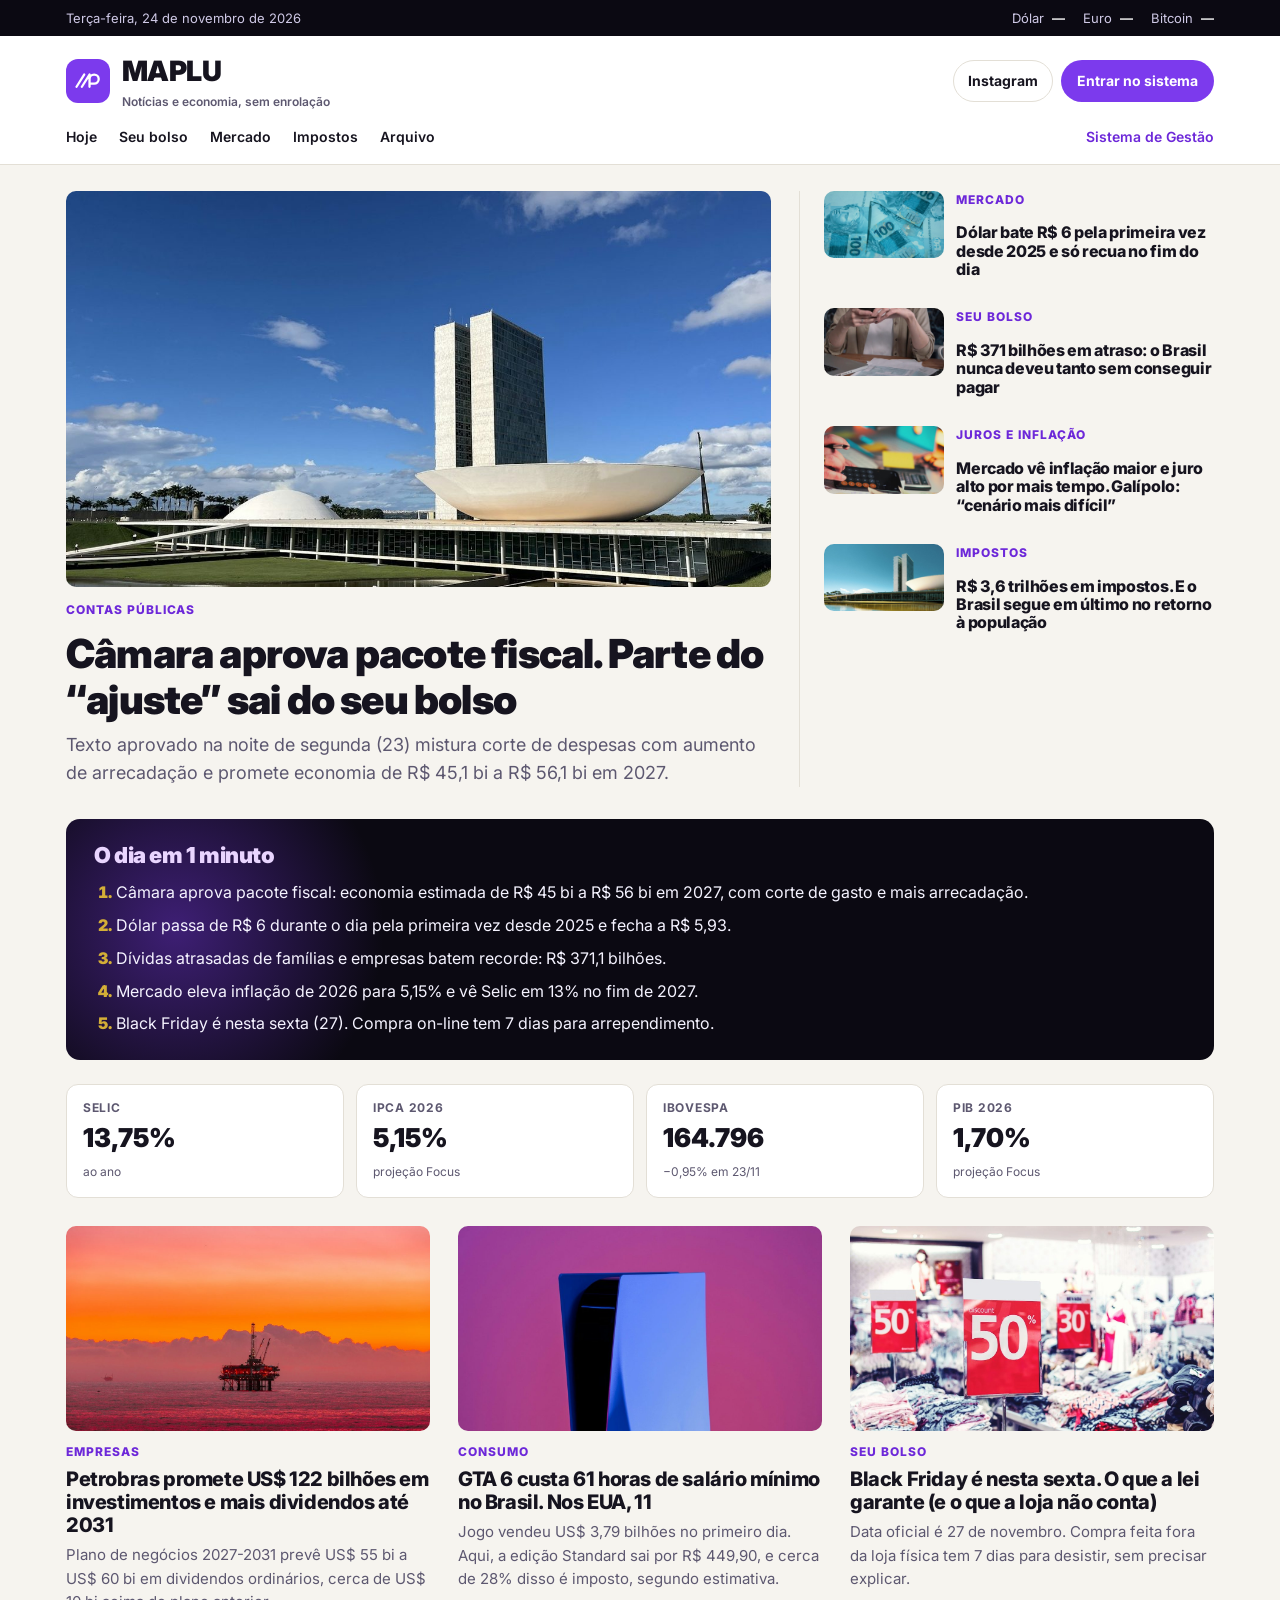
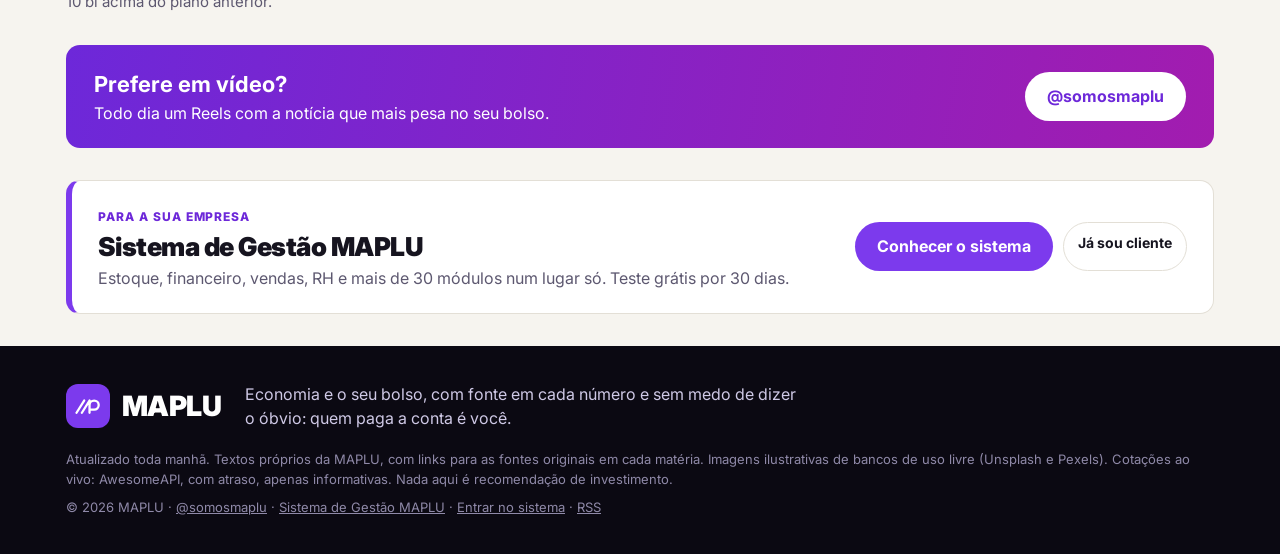
<file: index.html>
<!doctype html><html lang="pt-BR"><head><meta charset="utf-8">
<meta name="viewport" content="width=device-width,initial-scale=1">
<title>MAPLU | Economia e o seu bolso, todo dia</title><meta name="description" content="As notícias de economia que mexem no seu bolso, explicadas sem enrolação. Atualizado toda manhã.">
<link rel="canonical" href="https://somosmaplu.com.br/">
<meta property="og:title" content="MAPLU | Economia e o seu bolso, todo dia"><meta property="og:description" content="As notícias de economia que mexem no seu bolso, explicadas sem enrolação. Atualizado toda manhã."><meta property="og:type" content="article"><meta property="og:url" content="https://somosmaplu.com.br/"><meta property="og:image" content="https://somosmaplu.com.br/img/congresso-20261124.jpg">
<meta name="twitter:card" content="summary_large_image">
<link rel="icon" href="/favicon.svg" type="image/svg+xml">
<link rel="alternate" type="application/rss+xml" title="MAPLU" href="/feed.xml">
<link rel="preconnect" href="https://fonts.googleapis.com"><link rel="preconnect" href="https://fonts.gstatic.com" crossorigin>
<link href="https://fonts.googleapis.com/css2?family=Inter:wght@300;400;600;800;900&family=Source+Serif+4:opsz,wght@8..60,400;8..60,600&display=swap" rel="stylesheet">
<link rel="stylesheet" href="/estilo.css"></head><body><div class="barra"><div class="w barra-in"><span>Terça-feira, 24 de novembro de 2026</span>
<div class="ticker" id="ticker" aria-live="polite"><span class="tk" data-k="USDBRL">Dólar <b>—</b></span><span class="tk" data-k="EURBRL">Euro <b>—</b></span><span class="tk" data-k="BTCBRL">Bitcoin <b>—</b></span></div></div></div>
<header class="cab"><div class="w cab-in"><a class="marca" href="/"><i><svg viewBox="0 0 34 20" fill="none" stroke="#fff" stroke-width="3" stroke-linecap="round" aria-hidden="true"><path d="M2 18 12 2M9 18 19 2M19 18V8a6 6 0 0 1 12 0v0a6 6 0 0 1-6 6h-6"/></svg></i><span>MAPLU<small>Notícias e economia, sem enrolação</small></span></a>
<div class="acoes"><a class="btn-ghost" href="https://www.instagram.com/somosmaplu/" target="_blank" rel="noopener">Instagram</a><a class="btn-insta" href="https://sistema.somosmaplu.com.br">Entrar no sistema</a></div></div>
<nav class="w nav"><a href="/">Hoje</a><a href="/#seu-bolso">Seu bolso</a><a href="/#mercado">Mercado</a><a href="/#impostos">Impostos</a><a href="/arquivo.html">Arquivo</a><a class="nav-sis" href="/sistema.html">Sistema de Gestão</a></nav></header><main class="w"><section class="abre"><article class="manchete"><a href="/2026/11/24/camara-aprova-pacote-fiscal-2027.html"><div class="ph"><img src="/img/congresso-20261124.jpg" alt=""></div>
<span class="ed">Contas públicas</span><h1>Câmara aprova pacote fiscal. Parte do “ajuste” sai do seu bolso</h1><p>Texto aprovado na noite de segunda (23) mistura corte de despesas com aumento de arrecadação e promete economia de R$ 45,1 bi a R$ 56,1 bi em 2027.</p></a></article>
<aside class="lado"><article class="mini"><a href="/2026/11/24/dolar-bate-6-reais-fecha-5-92.html"><div class="ph"><img src="/img/dolar-20261124.jpg" alt="" loading="lazy"></div>
<span class="ed">Mercado</span><h3>Dólar bate R$ 6 pela primeira vez desde 2025 e só recua no fim do dia</h3><p>Moeda fechou a segunda (23) a R$ 5,9262. Ibovespa caiu 0,95%, aos 164.796 pontos.</p></a></article><article class="mini"><a href="/2026/11/24/inadimplencia-recorde-371-bilhoes.html"><div class="ph"><img src="/img/dividas-20261124.jpg" alt="" loading="lazy"></div>
<span class="ed">Seu bolso</span><h3>R$ 371 bilhões em atraso: o Brasil nunca deveu tanto sem conseguir pagar</h3><p>Dívidas com mais de 90 dias de atraso cresceram 26,7% em um ano, maior valor da série iniciada em 2011.</p></a></article><article class="mini"><a href="/2026/11/24/focus-ipca-5-15-selic-2027.html"><div class="ph"><img src="/img/focus-20261124.jpg" alt="" loading="lazy"></div>
<span class="ed">Juros e inflação</span><h3>Mercado vê inflação maior e juro alto por mais tempo. Galípolo: “cenário mais difícil”</h3><p>Boletim Focus eleva IPCA de 2026 para 5,15% e a Selic do fim de 2027 para 13%.</p></a></article><article class="mini"><a href="/2026/11/24/impostometro-3-6-trilhoes-retorno.html"><div class="ph"><img src="/img/impostos-20261124.jpg" alt="" loading="lazy"></div>
<span class="ed">Impostos</span><h3>R$ 3,6 trilhões em impostos. E o Brasil segue em último no retorno à população</h3><p>Carga tributária bateu recorde de 32,4% do PIB em 2025. Entre os 30 países que mais cobram, nenhum devolve menos em bem-estar.</p></a></article></aside></section><section class="resumo"><h2>O dia em 1 minuto</h2><ol><li>Câmara aprova pacote fiscal: economia estimada de R$ 45 bi a R$ 56 bi em 2027, com corte de gasto e mais arrecadação.</li><li>Dólar passa de R$ 6 durante o dia pela primeira vez desde 2025 e fecha a R$ 5,93.</li><li>Dívidas atrasadas de famílias e empresas batem recorde: R$ 371,1 bilhões.</li><li>Mercado eleva inflação de 2026 para 5,15% e vê Selic em 13% no fim de 2027.</li><li>Black Friday é nesta sexta (27). Compra on-line tem 7 dias para arrependimento.</li></ol></section><section class="ind"><div><span>Selic</span><b>13,75%</b><small>ao ano</small></div><div><span>IPCA 2026</span><b>5,15%</b><small>projeção Focus</small></div><div><span>Ibovespa</span><b>164.796</b><small>−0,95% em 23/11</small></div><div><span>PIB 2026</span><b>1,70%</b><small>projeção Focus</small></div></section><section class="grade"><article class="card"><a href="/2026/11/24/petrobras-plano-122-bilhoes.html"><div class="ph"><img src="/img/petroleo-20261124.jpg" alt="" loading="lazy"></div>
<span class="ed">Empresas</span><h3>Petrobras promete US$ 122 bilhões em investimentos e mais dividendos até 2031</h3><p>Plano de negócios 2027-2031 prevê US$ 55 bi a US$ 60 bi em dividendos ordinários, cerca de US$ 10 bi acima do plano anterior.</p></a></article><article class="card"><a href="/2026/11/24/gta-6-61-horas-de-trabalho.html"><div class="ph"><img src="/img/gta6-20261124.jpg" alt="" loading="lazy"></div>
<span class="ed">Consumo</span><h3>GTA 6 custa 61 horas de salário mínimo no Brasil. Nos EUA, 11</h3><p>Jogo vendeu US$ 3,79 bilhões no primeiro dia. Aqui, a edição Standard sai por R$ 449,90, e cerca de 28% disso é imposto, segundo estimativa.</p></a></article><article class="card" id="seu-bolso"><a href="/2026/11/24/black-friday-27-novembro-direitos.html"><div class="ph"><img src="/img/blackfriday-20261124.jpg" alt="" loading="lazy"></div>
<span class="ed">Seu bolso</span><h3>Black Friday é nesta sexta. O que a lei garante (e o que a loja não conta)</h3><p>Data oficial é 27 de novembro. Compra feita fora da loja física tem 7 dias para desistir, sem precisar explicar.</p></a></article></section><section class="cta"><div><b>Prefere em vídeo?</b><p>Todo dia um Reels com a notícia que mais pesa no seu bolso.</p></div><a class="btn-insta grande" href="https://www.instagram.com/somosmaplu/" target="_blank" rel="noopener">@somosmaplu</a></section><section class="sis-box"><div><span class="ed">Para a sua empresa</span><h2>Sistema de Gestão MAPLU</h2><p>Estoque, financeiro, vendas, RH e mais de 30 módulos num lugar só. Teste grátis por 30 dias.</p></div><div class="sis-btns"><a class="btn-insta grande2" href="/sistema.html">Conhecer o sistema</a><a class="btn-ghost" href="https://sistema.somosmaplu.com.br">Já sou cliente</a></div></section></main><footer class="rod"><div class="w"><div class="rod-in"><a class="marca" href="/"><i><svg viewBox="0 0 34 20" fill="none" stroke="#fff" stroke-width="3" stroke-linecap="round" aria-hidden="true"><path d="M2 18 12 2M9 18 19 2M19 18V8a6 6 0 0 1 12 0v0a6 6 0 0 1-6 6h-6"/></svg></i><span>MAPLU</span></a>
<p>Economia e o seu bolso, com fonte em cada número e sem medo de dizer o óbvio: quem paga a conta é você.</p></div>
<p class="peq">Atualizado toda manhã. Textos próprios da MAPLU, com links para as fontes originais em cada matéria. Imagens ilustrativas de bancos de uso livre (Unsplash e Pexels). Cotações ao vivo: AwesomeAPI, com atraso, apenas informativas. Nada aqui é recomendação de investimento.</p>
<p class="peq">© 2026 MAPLU · <a href="https://www.instagram.com/somosmaplu/" target="_blank" rel="noopener">@somosmaplu</a> · <a href="/sistema.html">Sistema de Gestão MAPLU</a> · <a href="https://sistema.somosmaplu.com.br">Entrar no sistema</a> · <a href="/feed.xml">RSS</a></p></div></footer>
<script src="/cotacoes.js" defer></script></body></html>
</file>
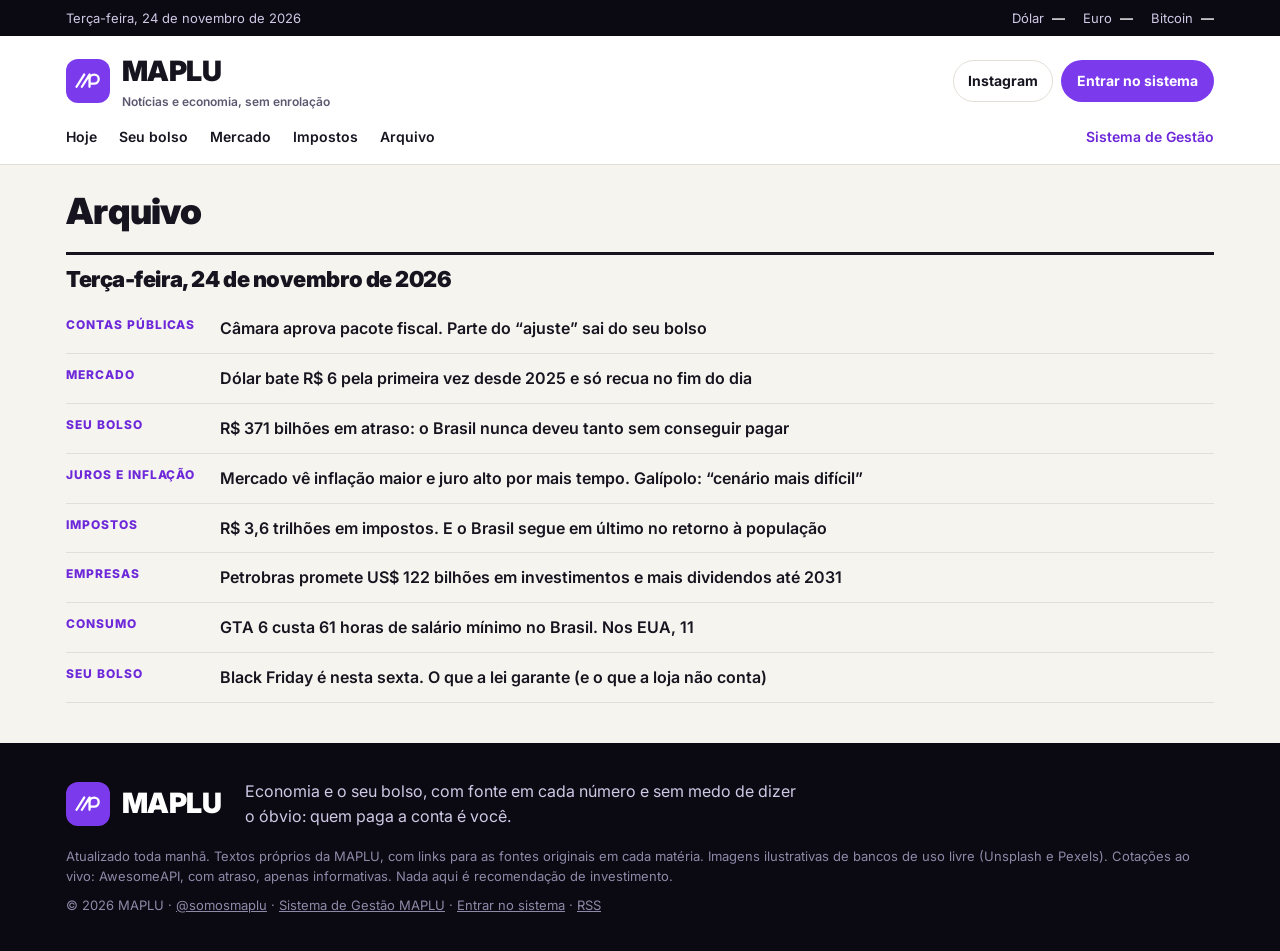
<file: arquivo.html>
<!doctype html><html lang="pt-BR"><head><meta charset="utf-8">
<meta name="viewport" content="width=device-width,initial-scale=1">
<title>Arquivo | MAPLU</title><meta name="description" content="Todas as edições da MAPLU.">
<link rel="canonical" href="https://somosmaplu.com.br/arquivo.html">
<meta property="og:title" content="Arquivo | MAPLU"><meta property="og:description" content="Todas as edições da MAPLU."><meta property="og:type" content="article"><meta property="og:url" content="https://somosmaplu.com.br/arquivo.html">
<meta name="twitter:card" content="summary_large_image">
<link rel="icon" href="/favicon.svg" type="image/svg+xml">
<link rel="alternate" type="application/rss+xml" title="MAPLU" href="/feed.xml">
<link rel="preconnect" href="https://fonts.googleapis.com"><link rel="preconnect" href="https://fonts.gstatic.com" crossorigin>
<link href="https://fonts.googleapis.com/css2?family=Inter:wght@300;400;600;800;900&family=Source+Serif+4:opsz,wght@8..60,400;8..60,600&display=swap" rel="stylesheet">
<link rel="stylesheet" href="/estilo.css"></head><body><div class="barra"><div class="w barra-in"><span>Terça-feira, 24 de novembro de 2026</span>
<div class="ticker" id="ticker" aria-live="polite"><span class="tk" data-k="USDBRL">Dólar <b>—</b></span><span class="tk" data-k="EURBRL">Euro <b>—</b></span><span class="tk" data-k="BTCBRL">Bitcoin <b>—</b></span></div></div></div>
<header class="cab"><div class="w cab-in"><a class="marca" href="/"><i><svg viewBox="0 0 34 20" fill="none" stroke="#fff" stroke-width="3" stroke-linecap="round" aria-hidden="true"><path d="M2 18 12 2M9 18 19 2M19 18V8a6 6 0 0 1 12 0v0a6 6 0 0 1-6 6h-6"/></svg></i><span>MAPLU<small>Notícias e economia, sem enrolação</small></span></a>
<div class="acoes"><a class="btn-ghost" href="https://www.instagram.com/somosmaplu/" target="_blank" rel="noopener">Instagram</a><a class="btn-insta" href="https://sistema.somosmaplu.com.br">Entrar no sistema</a></div></div>
<nav class="w nav"><a href="/">Hoje</a><a href="/#seu-bolso">Seu bolso</a><a href="/#mercado">Mercado</a><a href="/#impostos">Impostos</a><a href="/arquivo.html">Arquivo</a><a class="nav-sis" href="/sistema.html">Sistema de Gestão</a></nav></header><main class="w"><section class="ant arq"><h1>Arquivo</h1><h2>Terça-feira, 24 de novembro de 2026</h2><ul><li><a href="/2026/11/24/camara-aprova-pacote-fiscal-2027.html"><span class="ed">Contas públicas</span>Câmara aprova pacote fiscal. Parte do “ajuste” sai do seu bolso</a></li><li><a href="/2026/11/24/dolar-bate-6-reais-fecha-5-92.html"><span class="ed">Mercado</span>Dólar bate R$ 6 pela primeira vez desde 2025 e só recua no fim do dia</a></li><li><a href="/2026/11/24/inadimplencia-recorde-371-bilhoes.html"><span class="ed">Seu bolso</span>R$ 371 bilhões em atraso: o Brasil nunca deveu tanto sem conseguir pagar</a></li><li><a href="/2026/11/24/focus-ipca-5-15-selic-2027.html"><span class="ed">Juros e inflação</span>Mercado vê inflação maior e juro alto por mais tempo. Galípolo: “cenário mais difícil”</a></li><li><a href="/2026/11/24/impostometro-3-6-trilhoes-retorno.html"><span class="ed">Impostos</span>R$ 3,6 trilhões em impostos. E o Brasil segue em último no retorno à população</a></li><li><a href="/2026/11/24/petrobras-plano-122-bilhoes.html"><span class="ed">Empresas</span>Petrobras promete US$ 122 bilhões em investimentos e mais dividendos até 2031</a></li><li><a href="/2026/11/24/gta-6-61-horas-de-trabalho.html"><span class="ed">Consumo</span>GTA 6 custa 61 horas de salário mínimo no Brasil. Nos EUA, 11</a></li><li><a href="/2026/11/24/black-friday-27-novembro-direitos.html"><span class="ed">Seu bolso</span>Black Friday é nesta sexta. O que a lei garante (e o que a loja não conta)</a></li></ul></section></main><footer class="rod"><div class="w"><div class="rod-in"><a class="marca" href="/"><i><svg viewBox="0 0 34 20" fill="none" stroke="#fff" stroke-width="3" stroke-linecap="round" aria-hidden="true"><path d="M2 18 12 2M9 18 19 2M19 18V8a6 6 0 0 1 12 0v0a6 6 0 0 1-6 6h-6"/></svg></i><span>MAPLU</span></a>
<p>Economia e o seu bolso, com fonte em cada número e sem medo de dizer o óbvio: quem paga a conta é você.</p></div>
<p class="peq">Atualizado toda manhã. Textos próprios da MAPLU, com links para as fontes originais em cada matéria. Imagens ilustrativas de bancos de uso livre (Unsplash e Pexels). Cotações ao vivo: AwesomeAPI, com atraso, apenas informativas. Nada aqui é recomendação de investimento.</p>
<p class="peq">© 2026 MAPLU · <a href="https://www.instagram.com/somosmaplu/" target="_blank" rel="noopener">@somosmaplu</a> · <a href="/sistema.html">Sistema de Gestão MAPLU</a> · <a href="https://sistema.somosmaplu.com.br">Entrar no sistema</a> · <a href="/feed.xml">RSS</a></p></div></footer>
<script src="/cotacoes.js" defer></script></body></html>
</file>
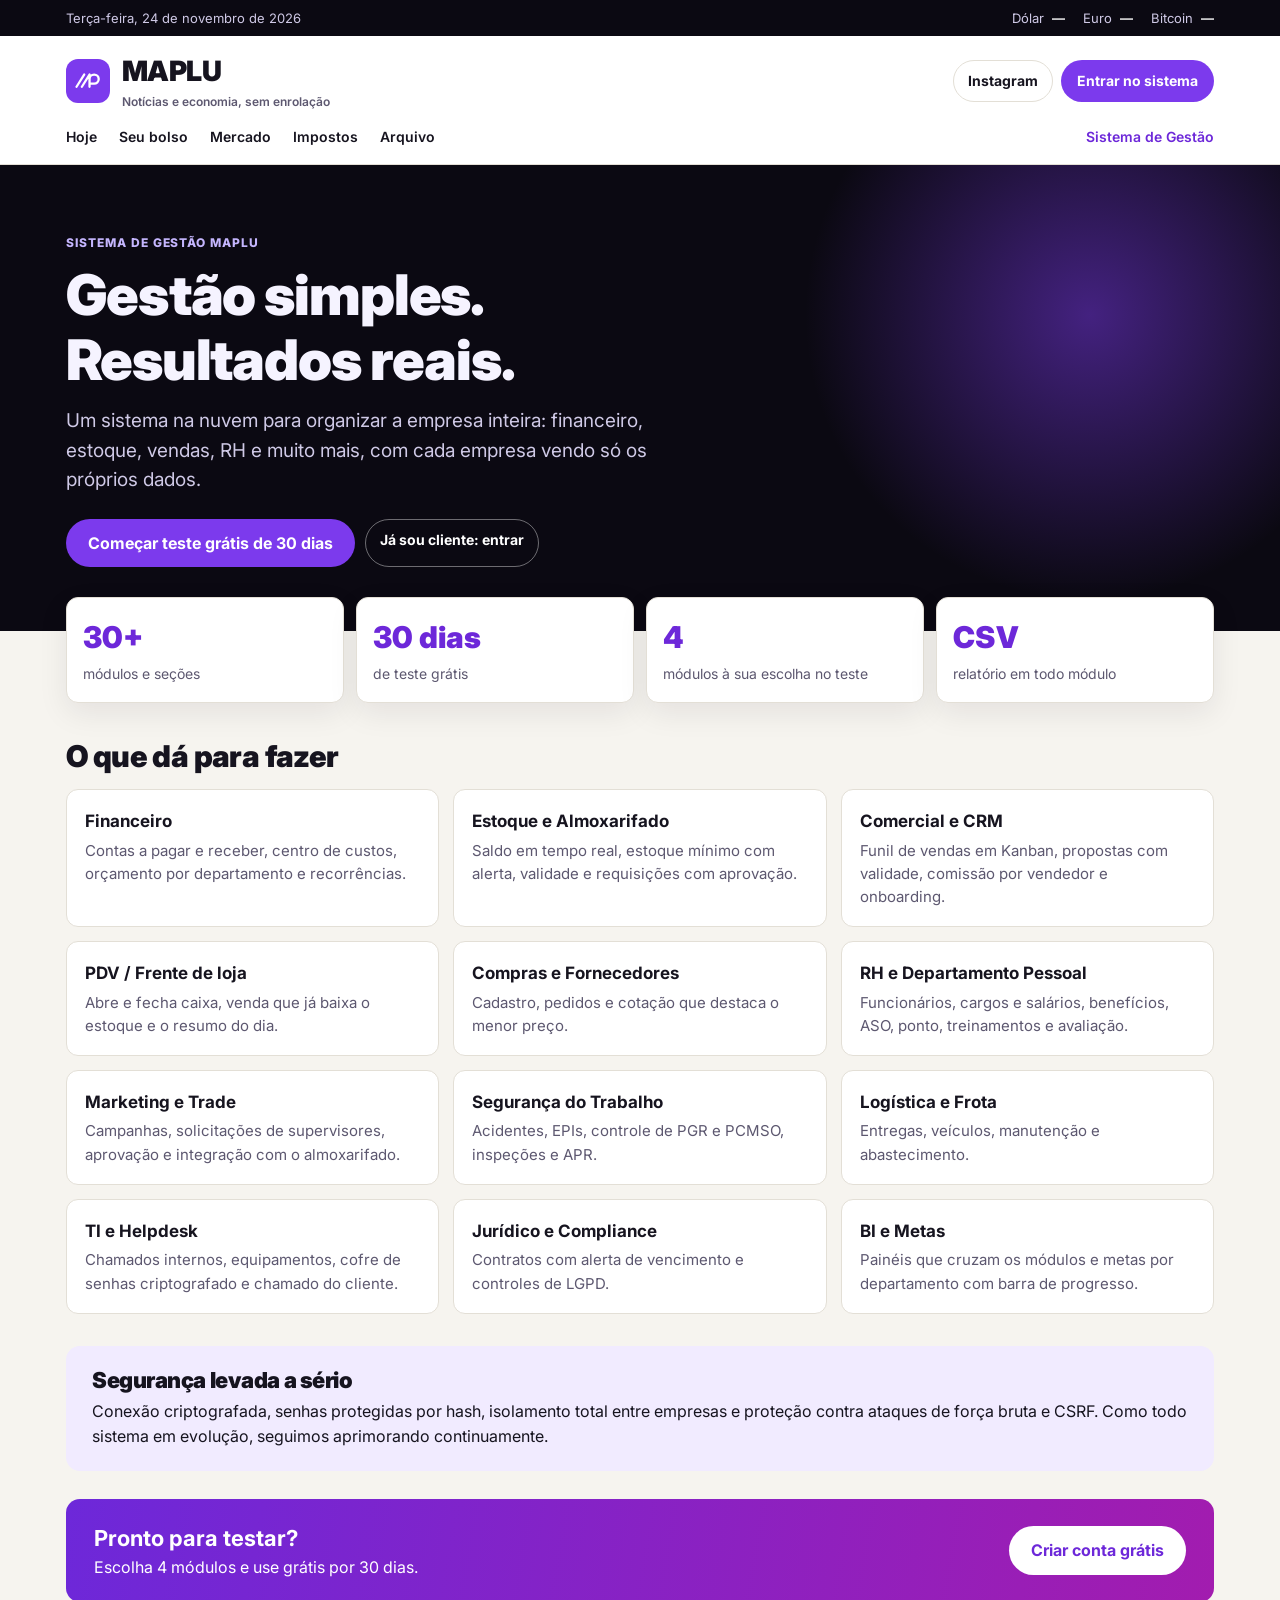
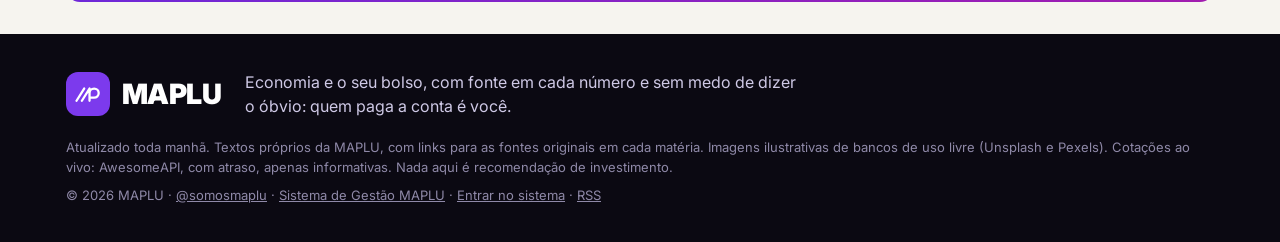
<file: sistema.html>
<!doctype html><html lang="pt-BR"><head><meta charset="utf-8">
<meta name="viewport" content="width=device-width,initial-scale=1">
<title>Sistema de Gestão MAPLU | ERP simples para a sua empresa</title><meta name="description" content="Sistema de gestão MAPLU: financeiro, estoque, vendas, RH e mais de 30 módulos. Teste grátis por 30 dias.">
<link rel="canonical" href="https://somosmaplu.com.br/sistema.html">
<meta property="og:title" content="Sistema de Gestão MAPLU | ERP simples para a sua empresa"><meta property="og:description" content="Sistema de gestão MAPLU: financeiro, estoque, vendas, RH e mais de 30 módulos. Teste grátis por 30 dias."><meta property="og:type" content="article"><meta property="og:url" content="https://somosmaplu.com.br/sistema.html">
<meta name="twitter:card" content="summary_large_image">
<link rel="icon" href="/favicon.svg" type="image/svg+xml">
<link rel="alternate" type="application/rss+xml" title="MAPLU" href="/feed.xml">
<link rel="preconnect" href="https://fonts.googleapis.com"><link rel="preconnect" href="https://fonts.gstatic.com" crossorigin>
<link href="https://fonts.googleapis.com/css2?family=Inter:wght@300;400;600;800;900&family=Source+Serif+4:opsz,wght@8..60,400;8..60,600&display=swap" rel="stylesheet">
<link rel="stylesheet" href="/estilo.css"></head><body><div class="barra"><div class="w barra-in"><span>Terça-feira, 24 de novembro de 2026</span>
<div class="ticker" id="ticker" aria-live="polite"><span class="tk" data-k="USDBRL">Dólar <b>—</b></span><span class="tk" data-k="EURBRL">Euro <b>—</b></span><span class="tk" data-k="BTCBRL">Bitcoin <b>—</b></span></div></div></div>
<header class="cab"><div class="w cab-in"><a class="marca" href="/"><i><svg viewBox="0 0 34 20" fill="none" stroke="#fff" stroke-width="3" stroke-linecap="round" aria-hidden="true"><path d="M2 18 12 2M9 18 19 2M19 18V8a6 6 0 0 1 12 0v0a6 6 0 0 1-6 6h-6"/></svg></i><span>MAPLU<small>Notícias e economia, sem enrolação</small></span></a>
<div class="acoes"><a class="btn-ghost" href="https://www.instagram.com/somosmaplu/" target="_blank" rel="noopener">Instagram</a><a class="btn-insta" href="https://sistema.somosmaplu.com.br">Entrar no sistema</a></div></div>
<nav class="w nav"><a href="/">Hoje</a><a href="/#seu-bolso">Seu bolso</a><a href="/#mercado">Mercado</a><a href="/#impostos">Impostos</a><a href="/arquivo.html">Arquivo</a><a class="nav-sis" href="/sistema.html">Sistema de Gestão</a></nav></header><main><section class="sis-hero"><div class="w"><span class="ed">Sistema de Gestão MAPLU</span><h1>Gestão simples.<br>Resultados reais.</h1>
<p>Um sistema na nuvem para organizar a empresa inteira: financeiro, estoque, vendas, RH e muito mais, com cada empresa vendo só os próprios dados.</p>
<div class="sis-btns"><a class="btn-insta grande2" href="https://sistema.somosmaplu.com.br">Começar teste grátis de 30 dias</a><a class="btn-ghost claro" href="https://sistema.somosmaplu.com.br">Já sou cliente: entrar</a></div></div></section>
<div class="w"><section class="sis-num"><div><b>30+</b><span>módulos e seções</span></div><div><b>30 dias</b><span>de teste grátis</span></div><div><b>4</b><span>módulos à sua escolha no teste</span></div><div><b>CSV</b><span>relatório em todo módulo</span></div></section>
<h2 class="sis-t">O que dá para fazer</h2><section class="sis-mods"><div><b>Financeiro</b><p>Contas a pagar e receber, centro de custos, orçamento por departamento e recorrências.</p></div><div><b>Estoque e Almoxarifado</b><p>Saldo em tempo real, estoque mínimo com alerta, validade e requisições com aprovação.</p></div><div><b>Comercial e CRM</b><p>Funil de vendas em Kanban, propostas com validade, comissão por vendedor e onboarding.</p></div><div><b>PDV / Frente de loja</b><p>Abre e fecha caixa, venda que já baixa o estoque e o resumo do dia.</p></div><div><b>Compras e Fornecedores</b><p>Cadastro, pedidos e cotação que destaca o menor preço.</p></div><div><b>RH e Departamento Pessoal</b><p>Funcionários, cargos e salários, benefícios, ASO, ponto, treinamentos e avaliação.</p></div><div><b>Marketing e Trade</b><p>Campanhas, solicitações de supervisores, aprovação e integração com o almoxarifado.</p></div><div><b>Segurança do Trabalho</b><p>Acidentes, EPIs, controle de PGR e PCMSO, inspeções e APR.</p></div><div><b>Logística e Frota</b><p>Entregas, veículos, manutenção e abastecimento.</p></div><div><b>TI e Helpdesk</b><p>Chamados internos, equipamentos, cofre de senhas criptografado e chamado do cliente.</p></div><div><b>Jurídico e Compliance</b><p>Contratos com alerta de vencimento e controles de LGPD.</p></div><div><b>BI e Metas</b><p>Painéis que cruzam os módulos e metas por departamento com barra de progresso.</p></div></section><section class="sis-seg"><h2>Segurança levada a sério</h2><p>Conexão criptografada, senhas protegidas por hash, isolamento total entre empresas e proteção contra ataques de força bruta e CSRF. Como todo sistema em evolução, seguimos aprimorando continuamente.</p></section>
<section class="cta"><div><b>Pronto para testar?</b><p>Escolha 4 módulos e use grátis por 30 dias.</p></div><a class="btn-insta grande" href="https://sistema.somosmaplu.com.br">Criar conta grátis</a></section></div></main><footer class="rod"><div class="w"><div class="rod-in"><a class="marca" href="/"><i><svg viewBox="0 0 34 20" fill="none" stroke="#fff" stroke-width="3" stroke-linecap="round" aria-hidden="true"><path d="M2 18 12 2M9 18 19 2M19 18V8a6 6 0 0 1 12 0v0a6 6 0 0 1-6 6h-6"/></svg></i><span>MAPLU</span></a>
<p>Economia e o seu bolso, com fonte em cada número e sem medo de dizer o óbvio: quem paga a conta é você.</p></div>
<p class="peq">Atualizado toda manhã. Textos próprios da MAPLU, com links para as fontes originais em cada matéria. Imagens ilustrativas de bancos de uso livre (Unsplash e Pexels). Cotações ao vivo: AwesomeAPI, com atraso, apenas informativas. Nada aqui é recomendação de investimento.</p>
<p class="peq">© 2026 MAPLU · <a href="https://www.instagram.com/somosmaplu/" target="_blank" rel="noopener">@somosmaplu</a> · <a href="/sistema.html">Sistema de Gestão MAPLU</a> · <a href="https://sistema.somosmaplu.com.br">Entrar no sistema</a> · <a href="/feed.xml">RSS</a></p></div></footer>
<script src="/cotacoes.js" defer></script></body></html>
</file>
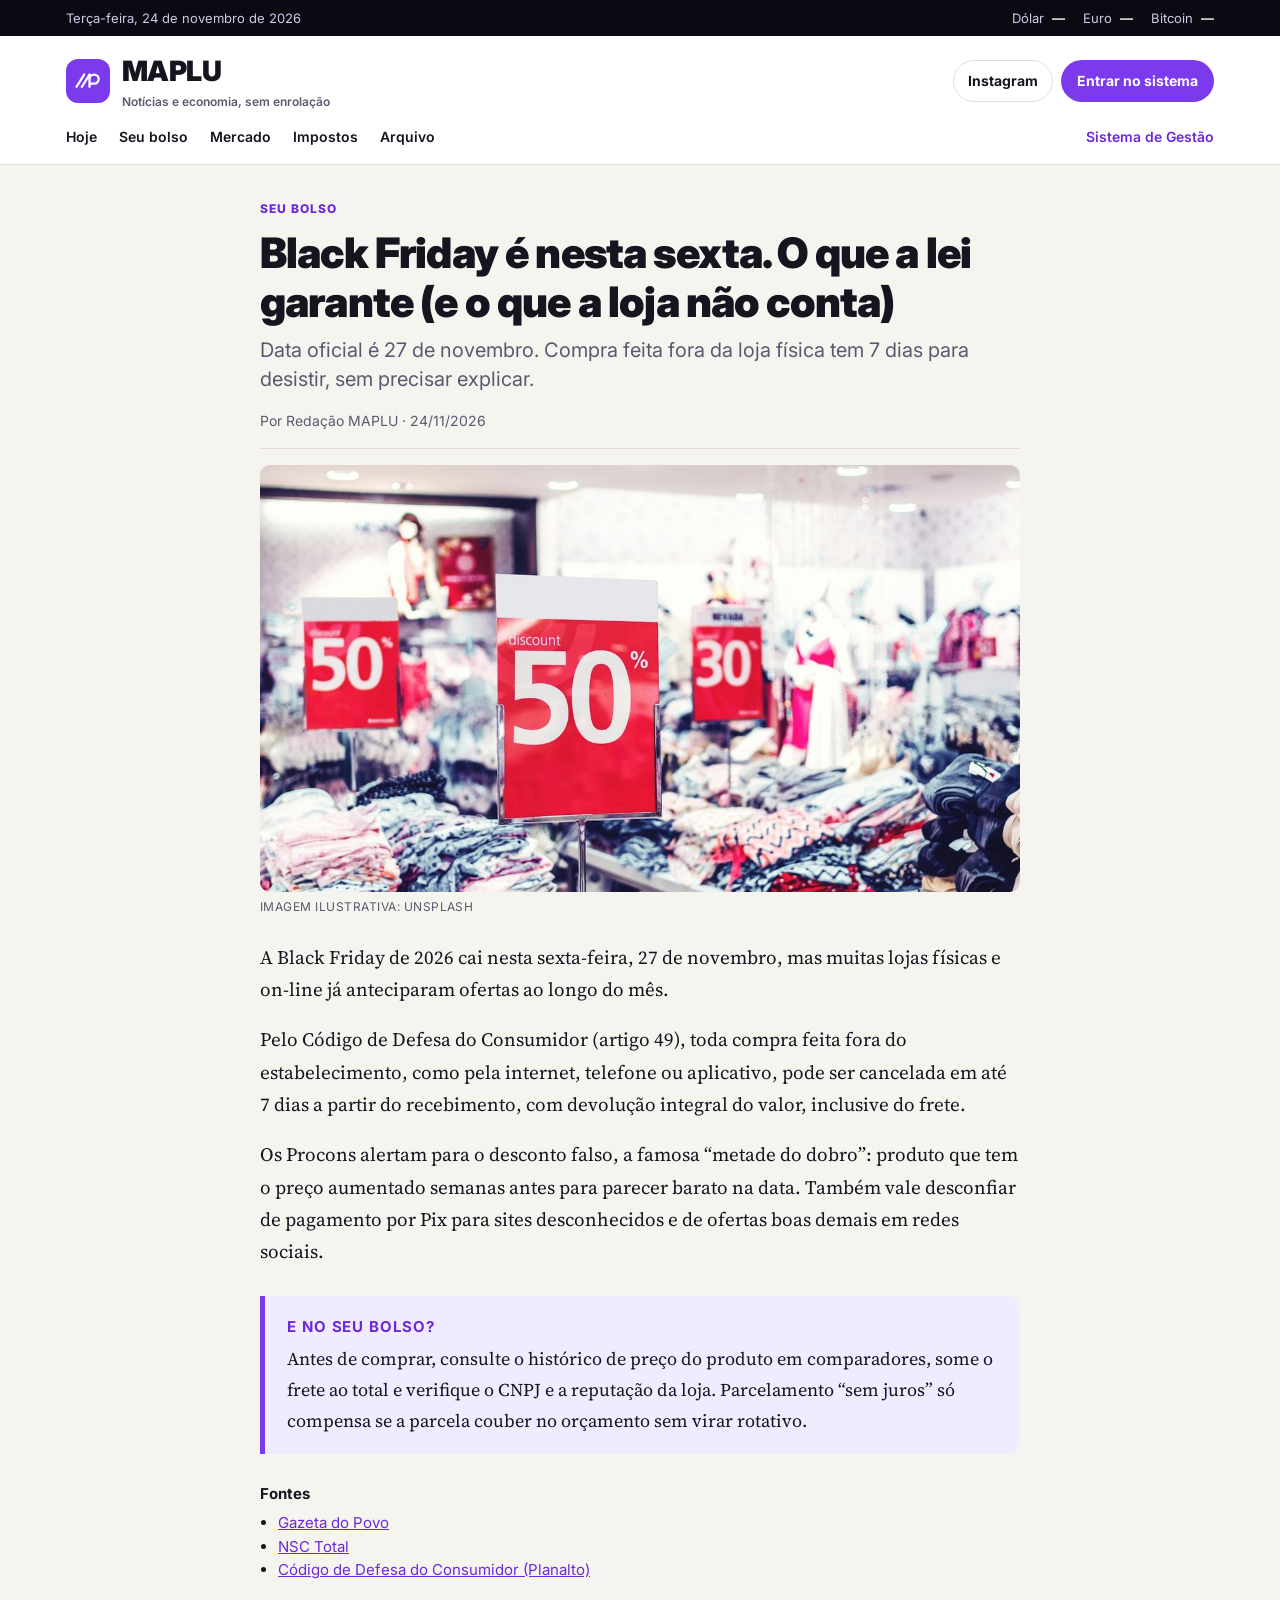
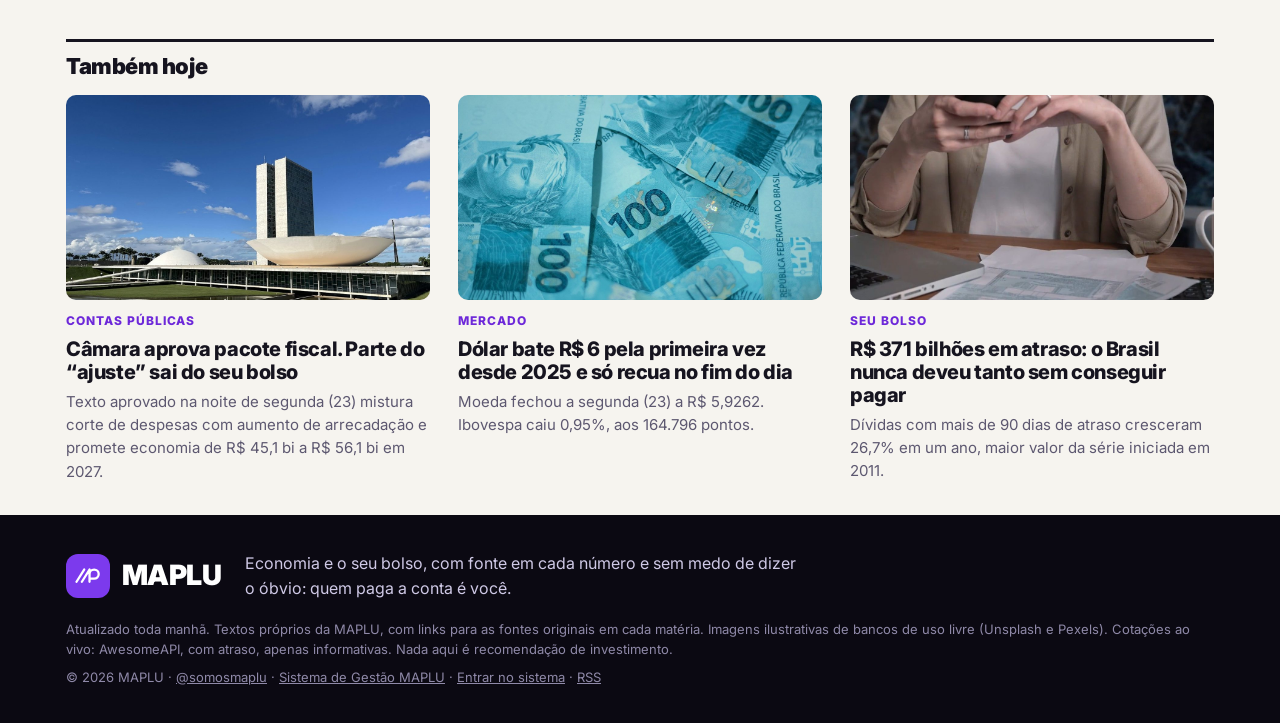
<file: 2026/11/24/black-friday-27-novembro-direitos.html>
<!doctype html><html lang="pt-BR"><head><meta charset="utf-8">
<meta name="viewport" content="width=device-width,initial-scale=1">
<title>Black Friday é nesta sexta. O que a lei garante (e o que a loja não conta) | MAPLU</title><meta name="description" content="Data oficial é 27 de novembro. Compra feita fora da loja física tem 7 dias para desistir, sem precisar explicar.">
<link rel="canonical" href="https://somosmaplu.com.br/2026/11/24/black-friday-27-novembro-direitos.html">
<meta property="og:title" content="Black Friday é nesta sexta. O que a lei garante (e o que a loja não conta) | MAPLU"><meta property="og:description" content="Data oficial é 27 de novembro. Compra feita fora da loja física tem 7 dias para desistir, sem precisar explicar."><meta property="og:type" content="article"><meta property="og:url" content="https://somosmaplu.com.br/2026/11/24/black-friday-27-novembro-direitos.html"><meta property="og:image" content="https://somosmaplu.com.br/img/blackfriday-20261124.jpg">
<meta name="twitter:card" content="summary_large_image">
<link rel="icon" href="/favicon.svg" type="image/svg+xml">
<link rel="alternate" type="application/rss+xml" title="MAPLU" href="/feed.xml">
<link rel="preconnect" href="https://fonts.googleapis.com"><link rel="preconnect" href="https://fonts.gstatic.com" crossorigin>
<link href="https://fonts.googleapis.com/css2?family=Inter:wght@300;400;600;800;900&family=Source+Serif+4:opsz,wght@8..60,400;8..60,600&display=swap" rel="stylesheet">
<link rel="stylesheet" href="/estilo.css"></head><body><div class="barra"><div class="w barra-in"><span>Terça-feira, 24 de novembro de 2026</span>
<div class="ticker" id="ticker" aria-live="polite"><span class="tk" data-k="USDBRL">Dólar <b>—</b></span><span class="tk" data-k="EURBRL">Euro <b>—</b></span><span class="tk" data-k="BTCBRL">Bitcoin <b>—</b></span></div></div></div>
<header class="cab"><div class="w cab-in"><a class="marca" href="/"><i><svg viewBox="0 0 34 20" fill="none" stroke="#fff" stroke-width="3" stroke-linecap="round" aria-hidden="true"><path d="M2 18 12 2M9 18 19 2M19 18V8a6 6 0 0 1 12 0v0a6 6 0 0 1-6 6h-6"/></svg></i><span>MAPLU<small>Notícias e economia, sem enrolação</small></span></a>
<div class="acoes"><a class="btn-ghost" href="https://www.instagram.com/somosmaplu/" target="_blank" rel="noopener">Instagram</a><a class="btn-insta" href="https://sistema.somosmaplu.com.br">Entrar no sistema</a></div></div>
<nav class="w nav"><a href="/">Hoje</a><a href="/#seu-bolso">Seu bolso</a><a href="/#mercado">Mercado</a><a href="/#impostos">Impostos</a><a href="/arquivo.html">Arquivo</a><a class="nav-sis" href="/sistema.html">Sistema de Gestão</a></nav></header><main class="w"><article class="mat"><span class="ed">Seu bolso</span><h1>Black Friday é nesta sexta. O que a lei garante (e o que a loja não conta)</h1><p class="lf">Data oficial é 27 de novembro. Compra feita fora da loja física tem 7 dias para desistir, sem precisar explicar.</p>
<p class="por">Por Redação MAPLU · <time datetime="2026-11-24">24/11/2026</time></p>
<figure><img src="/img/blackfriday-20261124.jpg" alt=""><figcaption>Imagem ilustrativa: Unsplash</figcaption></figure><div class="corpo"><p>A Black Friday de 2026 cai nesta sexta-feira, 27 de novembro, mas muitas lojas físicas e on-line já anteciparam ofertas ao longo do mês.</p><p>Pelo Código de Defesa do Consumidor (artigo 49), toda compra feita fora do estabelecimento, como pela internet, telefone ou aplicativo, pode ser cancelada em até 7 dias a partir do recebimento, com devolução integral do valor, inclusive do frete.</p><p>Os Procons alertam para o desconto falso, a famosa “metade do dobro”: produto que tem o preço aumentado semanas antes para parecer barato na data. Também vale desconfiar de pagamento por Pix para sites desconhecidos e de ofertas boas demais em redes sociais.</p><div class="bolso"><b>E no seu bolso?</b><p>Antes de comprar, consulte o histórico de preço do produto em comparadores, some o frete ao total e verifique o CNPJ e a reputação da loja. Parcelamento “sem juros” só compensa se a parcela couber no orçamento sem virar rotativo.</p></div><div class="fontes"><b>Fontes</b><ul><li><a href="https://www.gazetadopovo.com.br/economia/quando-e-a-black-friday-2026-veja-data/" target="_blank" rel="noopener nofollow">Gazeta do Povo</a></li><li><a href="https://www.nsctotal.com.br/economia/black-friday-2026-ofertas-antecipadas" target="_blank" rel="noopener nofollow">NSC Total</a></li><li><a href="https://www.planalto.gov.br/ccivil_03/leis/l8078compilado.htm" target="_blank" rel="noopener nofollow">Código de Defesa do Consumidor (Planalto)</a></li></ul></div></div></article><section class="rel"><h2>Também hoje</h2><div class="grade"><article class="card"><a href="/2026/11/24/camara-aprova-pacote-fiscal-2027.html"><div class="ph"><img src="/img/congresso-20261124.jpg" alt="" loading="lazy"></div>
<span class="ed">Contas públicas</span><h3>Câmara aprova pacote fiscal. Parte do “ajuste” sai do seu bolso</h3><p>Texto aprovado na noite de segunda (23) mistura corte de despesas com aumento de arrecadação e promete economia de R$ 45,1 bi a R$ 56,1 bi em 2027.</p></a></article><article class="card"><a href="/2026/11/24/dolar-bate-6-reais-fecha-5-92.html"><div class="ph"><img src="/img/dolar-20261124.jpg" alt="" loading="lazy"></div>
<span class="ed">Mercado</span><h3>Dólar bate R$ 6 pela primeira vez desde 2025 e só recua no fim do dia</h3><p>Moeda fechou a segunda (23) a R$ 5,9262. Ibovespa caiu 0,95%, aos 164.796 pontos.</p></a></article><article class="card"><a href="/2026/11/24/inadimplencia-recorde-371-bilhoes.html"><div class="ph"><img src="/img/dividas-20261124.jpg" alt="" loading="lazy"></div>
<span class="ed">Seu bolso</span><h3>R$ 371 bilhões em atraso: o Brasil nunca deveu tanto sem conseguir pagar</h3><p>Dívidas com mais de 90 dias de atraso cresceram 26,7% em um ano, maior valor da série iniciada em 2011.</p></a></article></div></section></main><footer class="rod"><div class="w"><div class="rod-in"><a class="marca" href="/"><i><svg viewBox="0 0 34 20" fill="none" stroke="#fff" stroke-width="3" stroke-linecap="round" aria-hidden="true"><path d="M2 18 12 2M9 18 19 2M19 18V8a6 6 0 0 1 12 0v0a6 6 0 0 1-6 6h-6"/></svg></i><span>MAPLU</span></a>
<p>Economia e o seu bolso, com fonte em cada número e sem medo de dizer o óbvio: quem paga a conta é você.</p></div>
<p class="peq">Atualizado toda manhã. Textos próprios da MAPLU, com links para as fontes originais em cada matéria. Imagens ilustrativas de bancos de uso livre (Unsplash e Pexels). Cotações ao vivo: AwesomeAPI, com atraso, apenas informativas. Nada aqui é recomendação de investimento.</p>
<p class="peq">© 2026 MAPLU · <a href="https://www.instagram.com/somosmaplu/" target="_blank" rel="noopener">@somosmaplu</a> · <a href="/sistema.html">Sistema de Gestão MAPLU</a> · <a href="https://sistema.somosmaplu.com.br">Entrar no sistema</a> · <a href="/feed.xml">RSS</a></p></div></footer>
<script src="/cotacoes.js" defer></script></body></html>
</file>
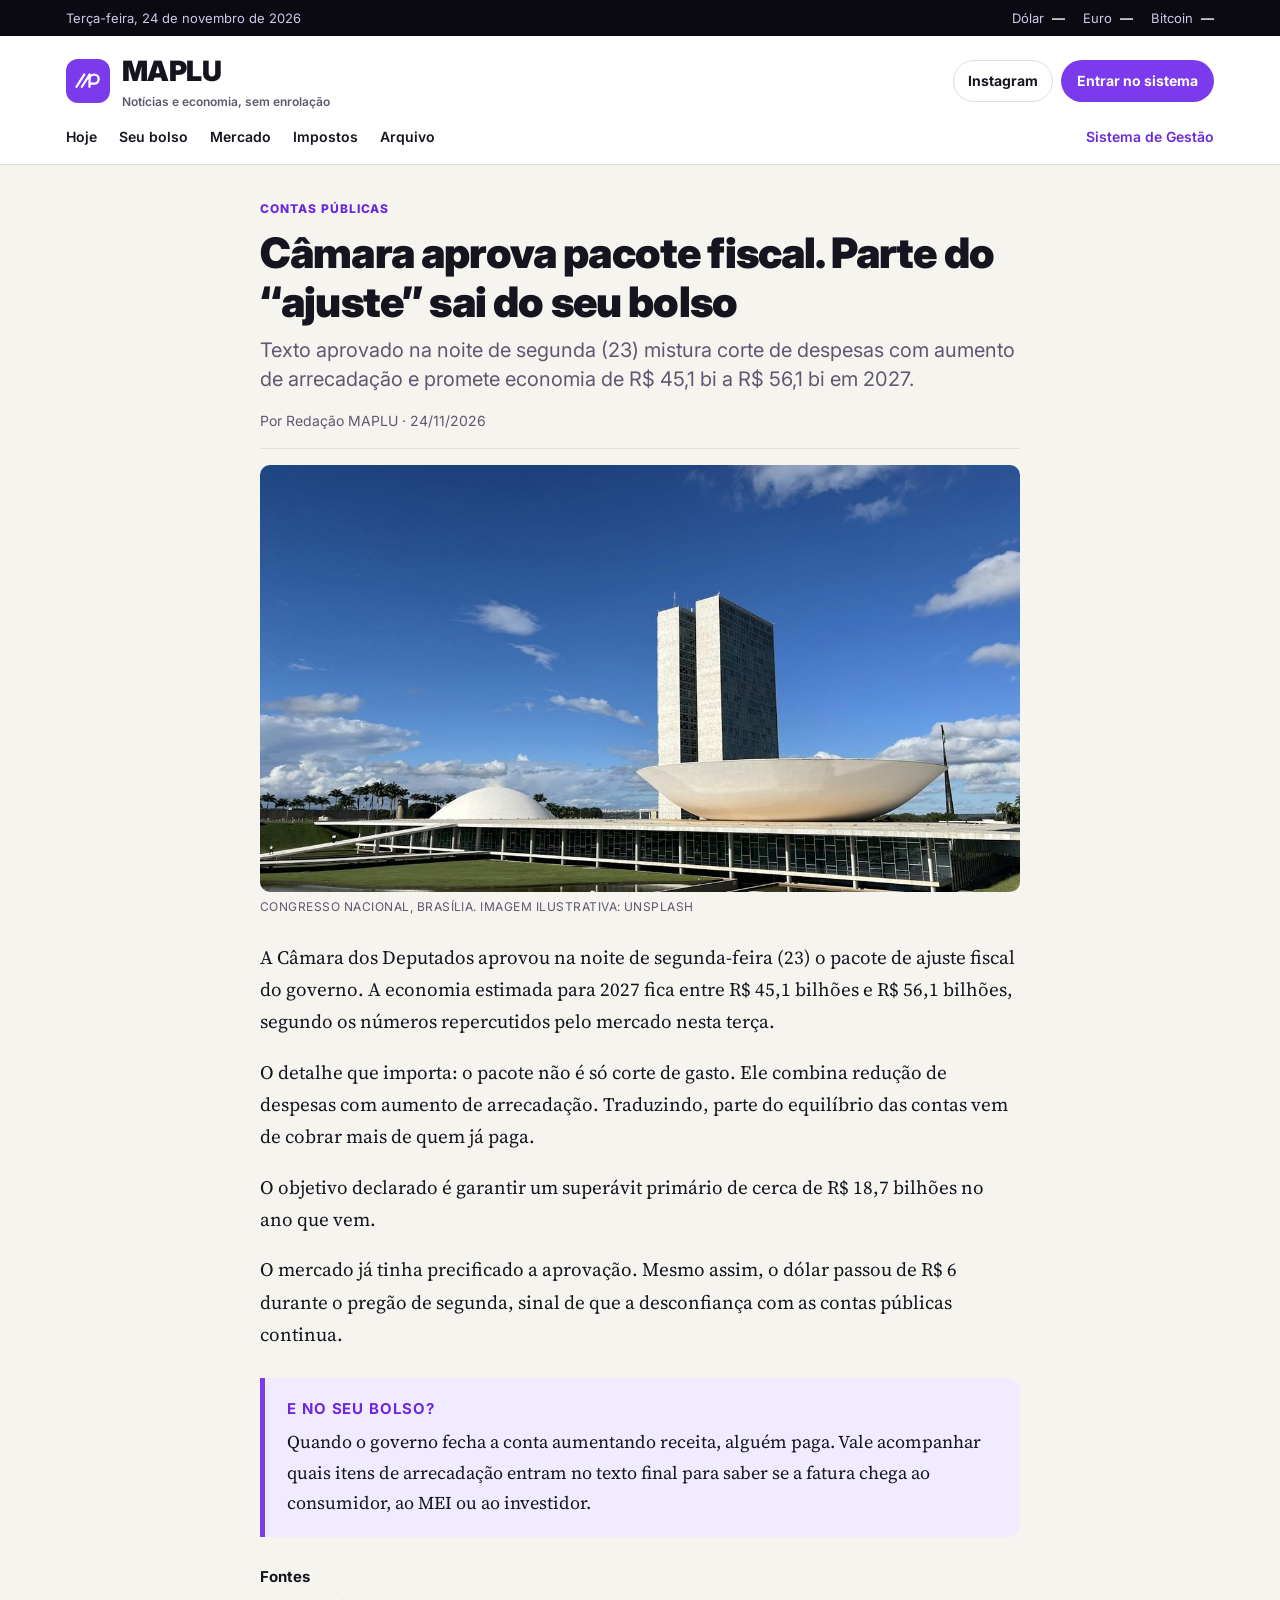
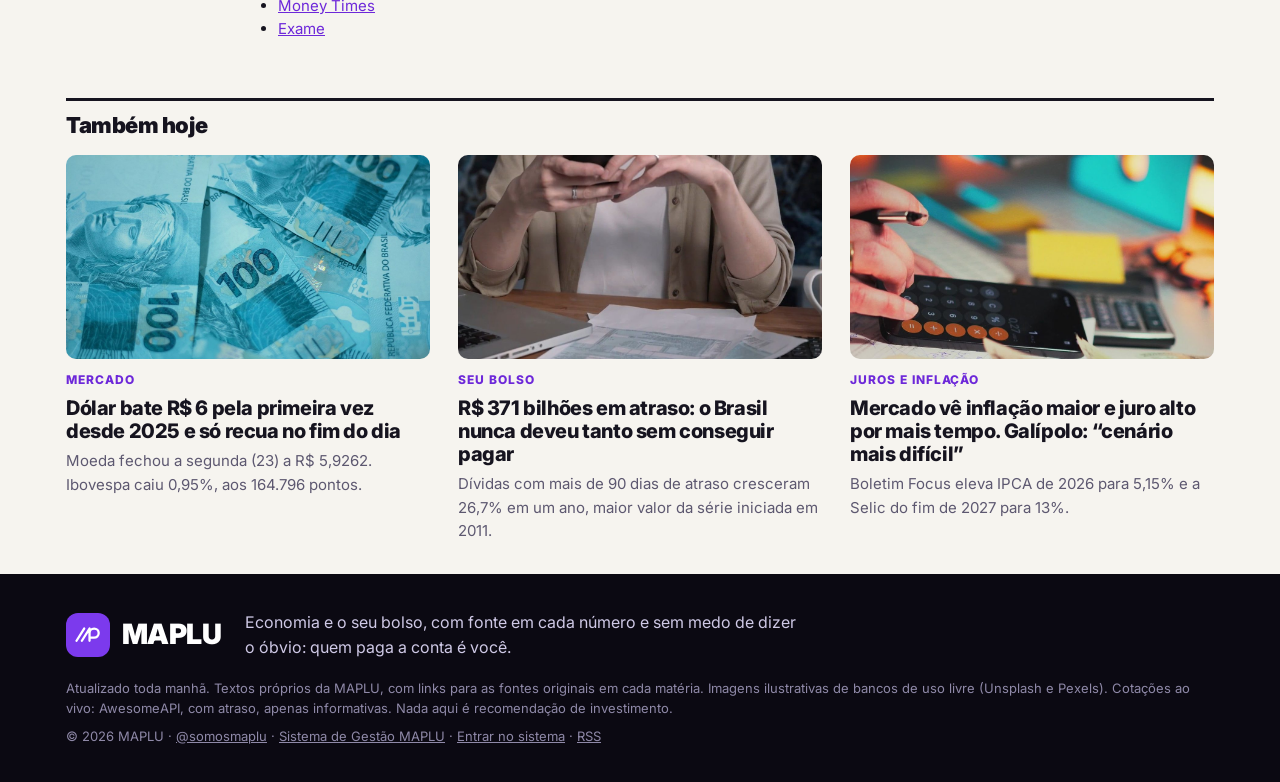
<file: 2026/11/24/camara-aprova-pacote-fiscal-2027.html>
<!doctype html><html lang="pt-BR"><head><meta charset="utf-8">
<meta name="viewport" content="width=device-width,initial-scale=1">
<title>Câmara aprova pacote fiscal. Parte do “ajuste” sai do seu bolso | MAPLU</title><meta name="description" content="Texto aprovado na noite de segunda (23) mistura corte de despesas com aumento de arrecadação e promete economia de R$ 45,1 bi a R$ 56,1 bi em 2027.">
<link rel="canonical" href="https://somosmaplu.com.br/2026/11/24/camara-aprova-pacote-fiscal-2027.html">
<meta property="og:title" content="Câmara aprova pacote fiscal. Parte do “ajuste” sai do seu bolso | MAPLU"><meta property="og:description" content="Texto aprovado na noite de segunda (23) mistura corte de despesas com aumento de arrecadação e promete economia de R$ 45,1 bi a R$ 56,1 bi em 2027."><meta property="og:type" content="article"><meta property="og:url" content="https://somosmaplu.com.br/2026/11/24/camara-aprova-pacote-fiscal-2027.html"><meta property="og:image" content="https://somosmaplu.com.br/img/congresso-20261124.jpg">
<meta name="twitter:card" content="summary_large_image">
<link rel="icon" href="/favicon.svg" type="image/svg+xml">
<link rel="alternate" type="application/rss+xml" title="MAPLU" href="/feed.xml">
<link rel="preconnect" href="https://fonts.googleapis.com"><link rel="preconnect" href="https://fonts.gstatic.com" crossorigin>
<link href="https://fonts.googleapis.com/css2?family=Inter:wght@300;400;600;800;900&family=Source+Serif+4:opsz,wght@8..60,400;8..60,600&display=swap" rel="stylesheet">
<link rel="stylesheet" href="/estilo.css"></head><body><div class="barra"><div class="w barra-in"><span>Terça-feira, 24 de novembro de 2026</span>
<div class="ticker" id="ticker" aria-live="polite"><span class="tk" data-k="USDBRL">Dólar <b>—</b></span><span class="tk" data-k="EURBRL">Euro <b>—</b></span><span class="tk" data-k="BTCBRL">Bitcoin <b>—</b></span></div></div></div>
<header class="cab"><div class="w cab-in"><a class="marca" href="/"><i><svg viewBox="0 0 34 20" fill="none" stroke="#fff" stroke-width="3" stroke-linecap="round" aria-hidden="true"><path d="M2 18 12 2M9 18 19 2M19 18V8a6 6 0 0 1 12 0v0a6 6 0 0 1-6 6h-6"/></svg></i><span>MAPLU<small>Notícias e economia, sem enrolação</small></span></a>
<div class="acoes"><a class="btn-ghost" href="https://www.instagram.com/somosmaplu/" target="_blank" rel="noopener">Instagram</a><a class="btn-insta" href="https://sistema.somosmaplu.com.br">Entrar no sistema</a></div></div>
<nav class="w nav"><a href="/">Hoje</a><a href="/#seu-bolso">Seu bolso</a><a href="/#mercado">Mercado</a><a href="/#impostos">Impostos</a><a href="/arquivo.html">Arquivo</a><a class="nav-sis" href="/sistema.html">Sistema de Gestão</a></nav></header><main class="w"><article class="mat"><span class="ed">Contas públicas</span><h1>Câmara aprova pacote fiscal. Parte do “ajuste” sai do seu bolso</h1><p class="lf">Texto aprovado na noite de segunda (23) mistura corte de despesas com aumento de arrecadação e promete economia de R$ 45,1 bi a R$ 56,1 bi em 2027.</p>
<p class="por">Por Redação MAPLU · <time datetime="2026-11-24">24/11/2026</time></p>
<figure><img src="/img/congresso-20261124.jpg" alt=""><figcaption>Congresso Nacional, Brasília. Imagem ilustrativa: Unsplash</figcaption></figure><div class="corpo"><p>A Câmara dos Deputados aprovou na noite de segunda-feira (23) o pacote de ajuste fiscal do governo. A economia estimada para 2027 fica entre R$ 45,1 bilhões e R$ 56,1 bilhões, segundo os números repercutidos pelo mercado nesta terça.</p><p>O detalhe que importa: o pacote não é só corte de gasto. Ele combina redução de despesas com aumento de arrecadação. Traduzindo, parte do equilíbrio das contas vem de cobrar mais de quem já paga.</p><p>O objetivo declarado é garantir um superávit primário de cerca de R$ 18,7 bilhões no ano que vem.</p><p>O mercado já tinha precificado a aprovação. Mesmo assim, o dólar passou de R$ 6 durante o pregão de segunda, sinal de que a desconfiança com as contas públicas continua.</p><div class="bolso"><b>E no seu bolso?</b><p>Quando o governo fecha a conta aumentando receita, alguém paga. Vale acompanhar quais itens de arrecadação entram no texto final para saber se a fatura chega ao consumidor, ao MEI ou ao investidor.</p></div><div class="fontes"><b>Fontes</b><ul><li><a href="https://www.moneytimes.com.br/aprovacao-do-pacote-fiscal-e-plano-da-petrobras-movimentam-bolsa-ibovespa-em-dolar-cai-nesta-terca-feira-24-rens/" target="_blank" rel="noopener nofollow">Money Times</a></li><li><a href="https://exame.com/invest/mercados/ibovespa-hoje-24-11-2026/" target="_blank" rel="noopener nofollow">Exame</a></li></ul></div></div></article><section class="rel"><h2>Também hoje</h2><div class="grade"><article class="card"><a href="/2026/11/24/dolar-bate-6-reais-fecha-5-92.html"><div class="ph"><img src="/img/dolar-20261124.jpg" alt="" loading="lazy"></div>
<span class="ed">Mercado</span><h3>Dólar bate R$ 6 pela primeira vez desde 2025 e só recua no fim do dia</h3><p>Moeda fechou a segunda (23) a R$ 5,9262. Ibovespa caiu 0,95%, aos 164.796 pontos.</p></a></article><article class="card"><a href="/2026/11/24/inadimplencia-recorde-371-bilhoes.html"><div class="ph"><img src="/img/dividas-20261124.jpg" alt="" loading="lazy"></div>
<span class="ed">Seu bolso</span><h3>R$ 371 bilhões em atraso: o Brasil nunca deveu tanto sem conseguir pagar</h3><p>Dívidas com mais de 90 dias de atraso cresceram 26,7% em um ano, maior valor da série iniciada em 2011.</p></a></article><article class="card"><a href="/2026/11/24/focus-ipca-5-15-selic-2027.html"><div class="ph"><img src="/img/focus-20261124.jpg" alt="" loading="lazy"></div>
<span class="ed">Juros e inflação</span><h3>Mercado vê inflação maior e juro alto por mais tempo. Galípolo: “cenário mais difícil”</h3><p>Boletim Focus eleva IPCA de 2026 para 5,15% e a Selic do fim de 2027 para 13%.</p></a></article></div></section></main><footer class="rod"><div class="w"><div class="rod-in"><a class="marca" href="/"><i><svg viewBox="0 0 34 20" fill="none" stroke="#fff" stroke-width="3" stroke-linecap="round" aria-hidden="true"><path d="M2 18 12 2M9 18 19 2M19 18V8a6 6 0 0 1 12 0v0a6 6 0 0 1-6 6h-6"/></svg></i><span>MAPLU</span></a>
<p>Economia e o seu bolso, com fonte em cada número e sem medo de dizer o óbvio: quem paga a conta é você.</p></div>
<p class="peq">Atualizado toda manhã. Textos próprios da MAPLU, com links para as fontes originais em cada matéria. Imagens ilustrativas de bancos de uso livre (Unsplash e Pexels). Cotações ao vivo: AwesomeAPI, com atraso, apenas informativas. Nada aqui é recomendação de investimento.</p>
<p class="peq">© 2026 MAPLU · <a href="https://www.instagram.com/somosmaplu/" target="_blank" rel="noopener">@somosmaplu</a> · <a href="/sistema.html">Sistema de Gestão MAPLU</a> · <a href="https://sistema.somosmaplu.com.br">Entrar no sistema</a> · <a href="/feed.xml">RSS</a></p></div></footer>
<script src="/cotacoes.js" defer></script></body></html>
</file>
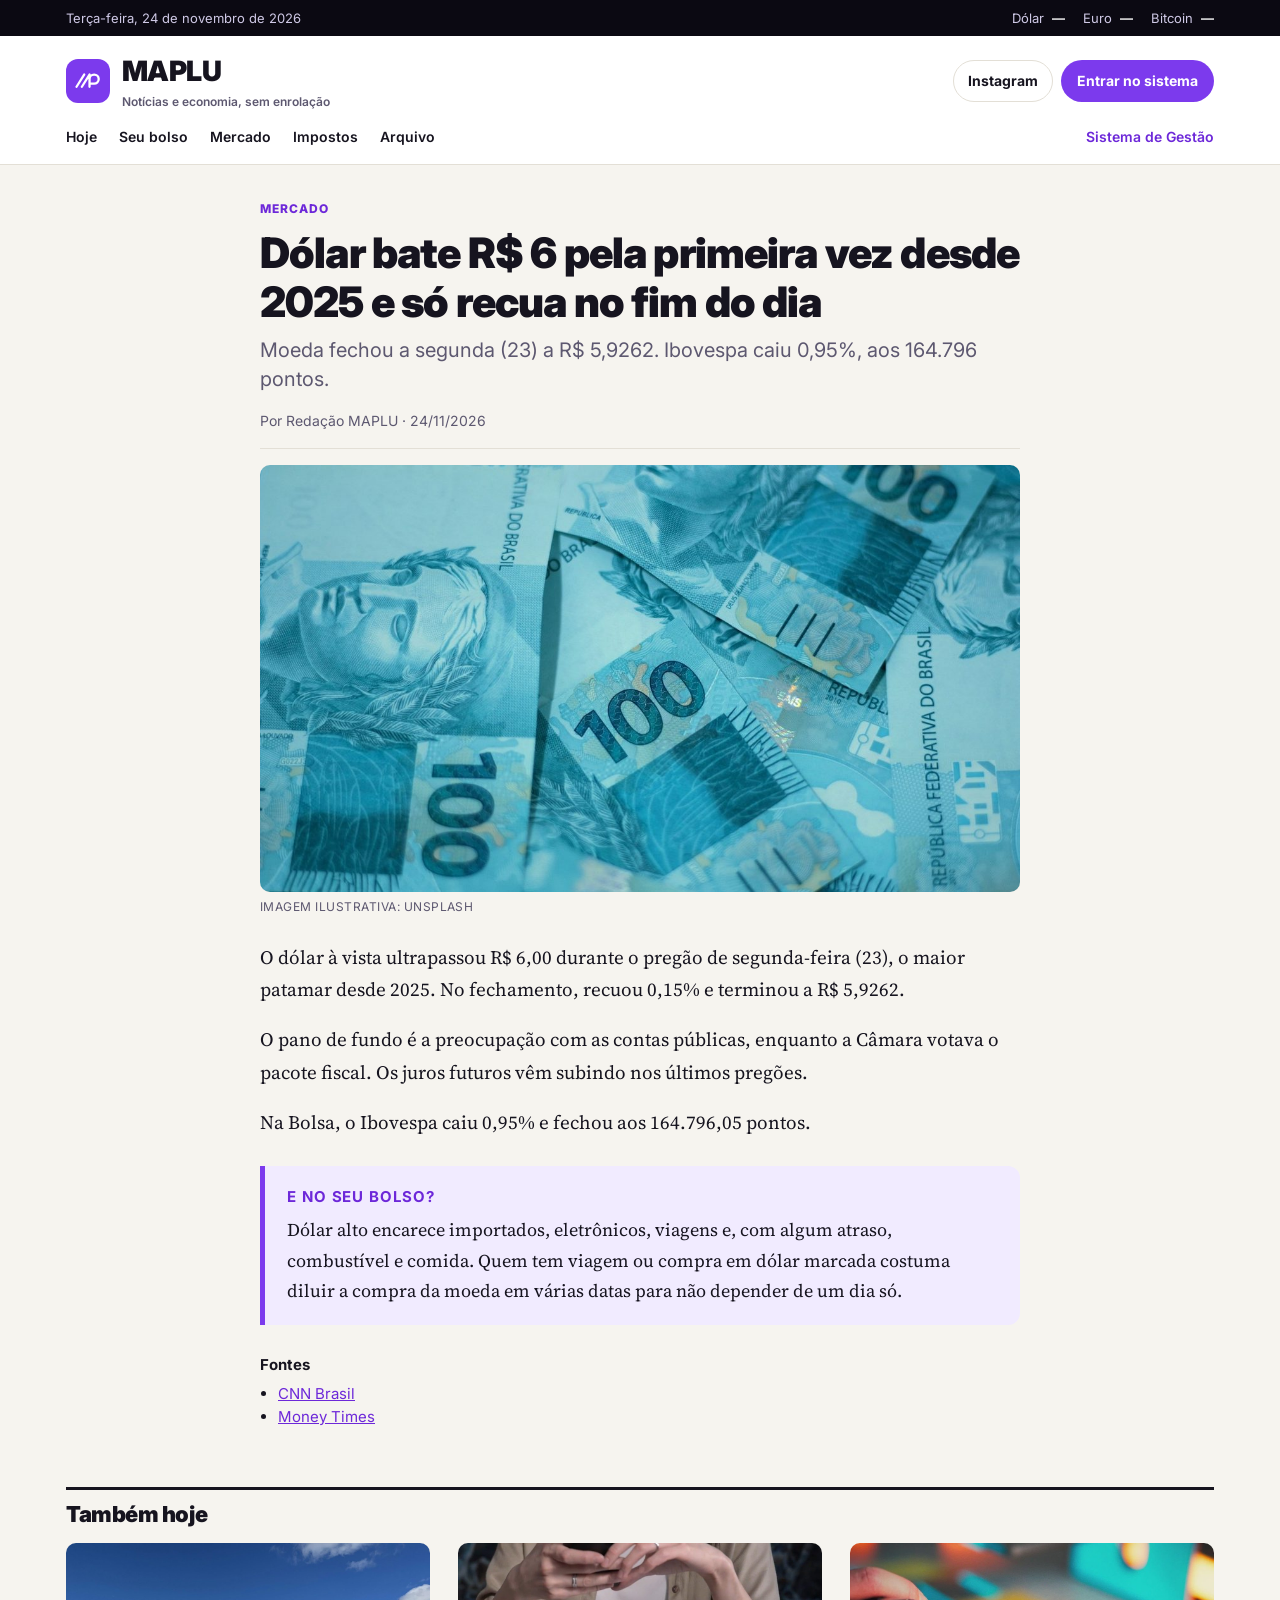
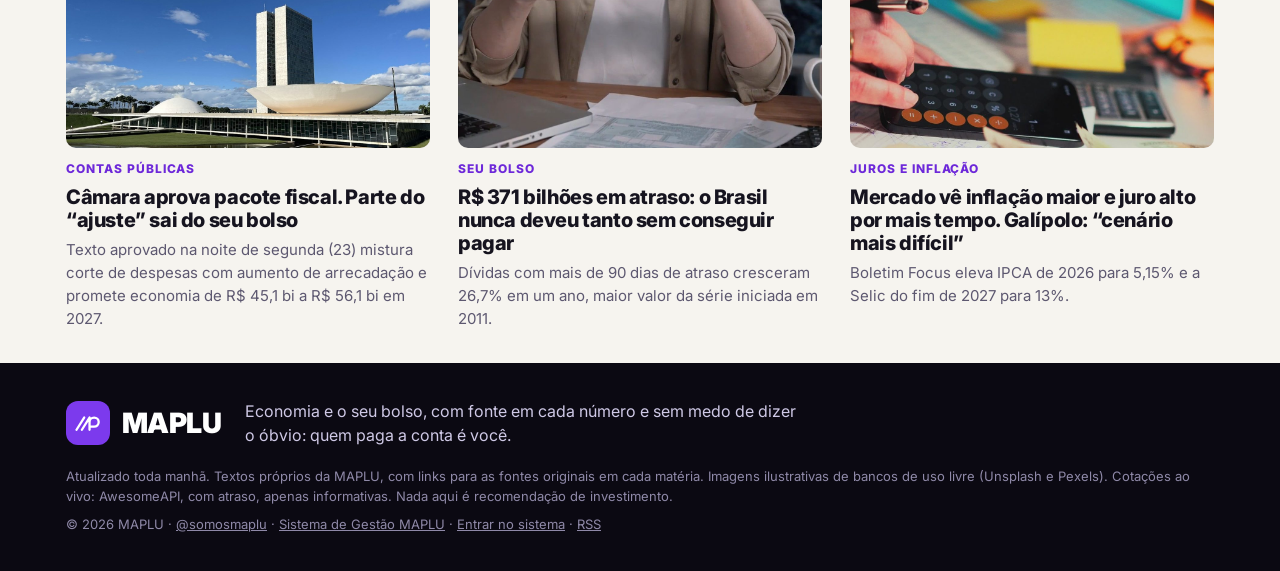
<file: 2026/11/24/dolar-bate-6-reais-fecha-5-92.html>
<!doctype html><html lang="pt-BR"><head><meta charset="utf-8">
<meta name="viewport" content="width=device-width,initial-scale=1">
<title>Dólar bate R$ 6 pela primeira vez desde 2025 e só recua no fim do dia | MAPLU</title><meta name="description" content="Moeda fechou a segunda (23) a R$ 5,9262. Ibovespa caiu 0,95%, aos 164.796 pontos.">
<link rel="canonical" href="https://somosmaplu.com.br/2026/11/24/dolar-bate-6-reais-fecha-5-92.html">
<meta property="og:title" content="Dólar bate R$ 6 pela primeira vez desde 2025 e só recua no fim do dia | MAPLU"><meta property="og:description" content="Moeda fechou a segunda (23) a R$ 5,9262. Ibovespa caiu 0,95%, aos 164.796 pontos."><meta property="og:type" content="article"><meta property="og:url" content="https://somosmaplu.com.br/2026/11/24/dolar-bate-6-reais-fecha-5-92.html"><meta property="og:image" content="https://somosmaplu.com.br/img/dolar-20261124.jpg">
<meta name="twitter:card" content="summary_large_image">
<link rel="icon" href="/favicon.svg" type="image/svg+xml">
<link rel="alternate" type="application/rss+xml" title="MAPLU" href="/feed.xml">
<link rel="preconnect" href="https://fonts.googleapis.com"><link rel="preconnect" href="https://fonts.gstatic.com" crossorigin>
<link href="https://fonts.googleapis.com/css2?family=Inter:wght@300;400;600;800;900&family=Source+Serif+4:opsz,wght@8..60,400;8..60,600&display=swap" rel="stylesheet">
<link rel="stylesheet" href="/estilo.css"></head><body><div class="barra"><div class="w barra-in"><span>Terça-feira, 24 de novembro de 2026</span>
<div class="ticker" id="ticker" aria-live="polite"><span class="tk" data-k="USDBRL">Dólar <b>—</b></span><span class="tk" data-k="EURBRL">Euro <b>—</b></span><span class="tk" data-k="BTCBRL">Bitcoin <b>—</b></span></div></div></div>
<header class="cab"><div class="w cab-in"><a class="marca" href="/"><i><svg viewBox="0 0 34 20" fill="none" stroke="#fff" stroke-width="3" stroke-linecap="round" aria-hidden="true"><path d="M2 18 12 2M9 18 19 2M19 18V8a6 6 0 0 1 12 0v0a6 6 0 0 1-6 6h-6"/></svg></i><span>MAPLU<small>Notícias e economia, sem enrolação</small></span></a>
<div class="acoes"><a class="btn-ghost" href="https://www.instagram.com/somosmaplu/" target="_blank" rel="noopener">Instagram</a><a class="btn-insta" href="https://sistema.somosmaplu.com.br">Entrar no sistema</a></div></div>
<nav class="w nav"><a href="/">Hoje</a><a href="/#seu-bolso">Seu bolso</a><a href="/#mercado">Mercado</a><a href="/#impostos">Impostos</a><a href="/arquivo.html">Arquivo</a><a class="nav-sis" href="/sistema.html">Sistema de Gestão</a></nav></header><main class="w"><article class="mat"><span class="ed">Mercado</span><h1>Dólar bate R$ 6 pela primeira vez desde 2025 e só recua no fim do dia</h1><p class="lf">Moeda fechou a segunda (23) a R$ 5,9262. Ibovespa caiu 0,95%, aos 164.796 pontos.</p>
<p class="por">Por Redação MAPLU · <time datetime="2026-11-24">24/11/2026</time></p>
<figure><img src="/img/dolar-20261124.jpg" alt=""><figcaption>Imagem ilustrativa: Unsplash</figcaption></figure><div class="corpo"><p>O dólar à vista ultrapassou R$ 6,00 durante o pregão de segunda-feira (23), o maior patamar desde 2025. No fechamento, recuou 0,15% e terminou a R$ 5,9262.</p><p>O pano de fundo é a preocupação com as contas públicas, enquanto a Câmara votava o pacote fiscal. Os juros futuros vêm subindo nos últimos pregões.</p><p>Na Bolsa, o Ibovespa caiu 0,95% e fechou aos 164.796,05 pontos.</p><div class="bolso"><b>E no seu bolso?</b><p>Dólar alto encarece importados, eletrônicos, viagens e, com algum atraso, combustível e comida. Quem tem viagem ou compra em dólar marcada costuma diluir a compra da moeda em várias datas para não depender de um dia só.</p></div><div class="fontes"><b>Fontes</b><ul><li><a href="https://www.cnnbrasil.com.br/economia/money/mercado/mercado-financeiro-ibovespa-dolar-23-novembro-2026/" target="_blank" rel="noopener nofollow">CNN Brasil</a></li><li><a href="https://www.moneytimes.com.br/aprovacao-do-pacote-fiscal-e-plano-da-petrobras-movimentam-bolsa-ibovespa-em-dolar-cai-nesta-terca-feira-24-rens/" target="_blank" rel="noopener nofollow">Money Times</a></li></ul></div></div></article><section class="rel"><h2>Também hoje</h2><div class="grade"><article class="card"><a href="/2026/11/24/camara-aprova-pacote-fiscal-2027.html"><div class="ph"><img src="/img/congresso-20261124.jpg" alt="" loading="lazy"></div>
<span class="ed">Contas públicas</span><h3>Câmara aprova pacote fiscal. Parte do “ajuste” sai do seu bolso</h3><p>Texto aprovado na noite de segunda (23) mistura corte de despesas com aumento de arrecadação e promete economia de R$ 45,1 bi a R$ 56,1 bi em 2027.</p></a></article><article class="card"><a href="/2026/11/24/inadimplencia-recorde-371-bilhoes.html"><div class="ph"><img src="/img/dividas-20261124.jpg" alt="" loading="lazy"></div>
<span class="ed">Seu bolso</span><h3>R$ 371 bilhões em atraso: o Brasil nunca deveu tanto sem conseguir pagar</h3><p>Dívidas com mais de 90 dias de atraso cresceram 26,7% em um ano, maior valor da série iniciada em 2011.</p></a></article><article class="card"><a href="/2026/11/24/focus-ipca-5-15-selic-2027.html"><div class="ph"><img src="/img/focus-20261124.jpg" alt="" loading="lazy"></div>
<span class="ed">Juros e inflação</span><h3>Mercado vê inflação maior e juro alto por mais tempo. Galípolo: “cenário mais difícil”</h3><p>Boletim Focus eleva IPCA de 2026 para 5,15% e a Selic do fim de 2027 para 13%.</p></a></article></div></section></main><footer class="rod"><div class="w"><div class="rod-in"><a class="marca" href="/"><i><svg viewBox="0 0 34 20" fill="none" stroke="#fff" stroke-width="3" stroke-linecap="round" aria-hidden="true"><path d="M2 18 12 2M9 18 19 2M19 18V8a6 6 0 0 1 12 0v0a6 6 0 0 1-6 6h-6"/></svg></i><span>MAPLU</span></a>
<p>Economia e o seu bolso, com fonte em cada número e sem medo de dizer o óbvio: quem paga a conta é você.</p></div>
<p class="peq">Atualizado toda manhã. Textos próprios da MAPLU, com links para as fontes originais em cada matéria. Imagens ilustrativas de bancos de uso livre (Unsplash e Pexels). Cotações ao vivo: AwesomeAPI, com atraso, apenas informativas. Nada aqui é recomendação de investimento.</p>
<p class="peq">© 2026 MAPLU · <a href="https://www.instagram.com/somosmaplu/" target="_blank" rel="noopener">@somosmaplu</a> · <a href="/sistema.html">Sistema de Gestão MAPLU</a> · <a href="https://sistema.somosmaplu.com.br">Entrar no sistema</a> · <a href="/feed.xml">RSS</a></p></div></footer>
<script src="/cotacoes.js" defer></script></body></html>
</file>
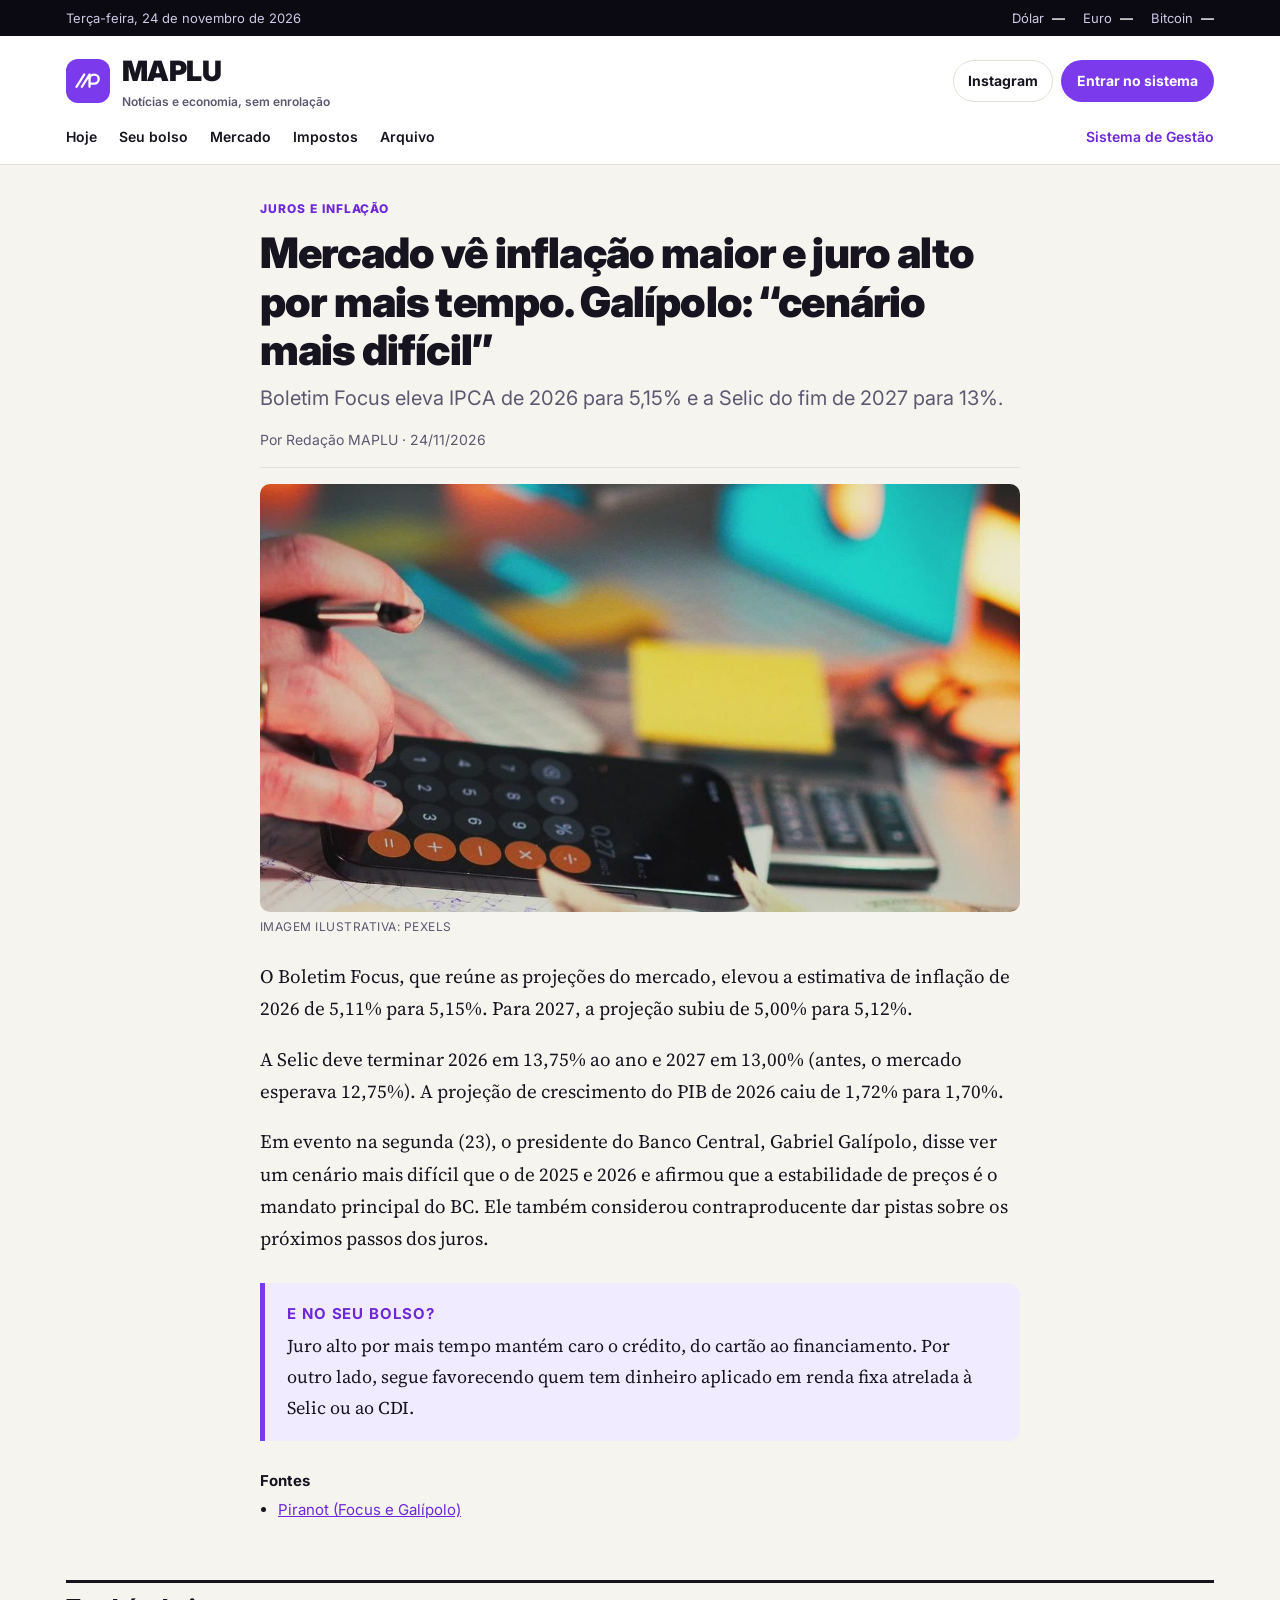
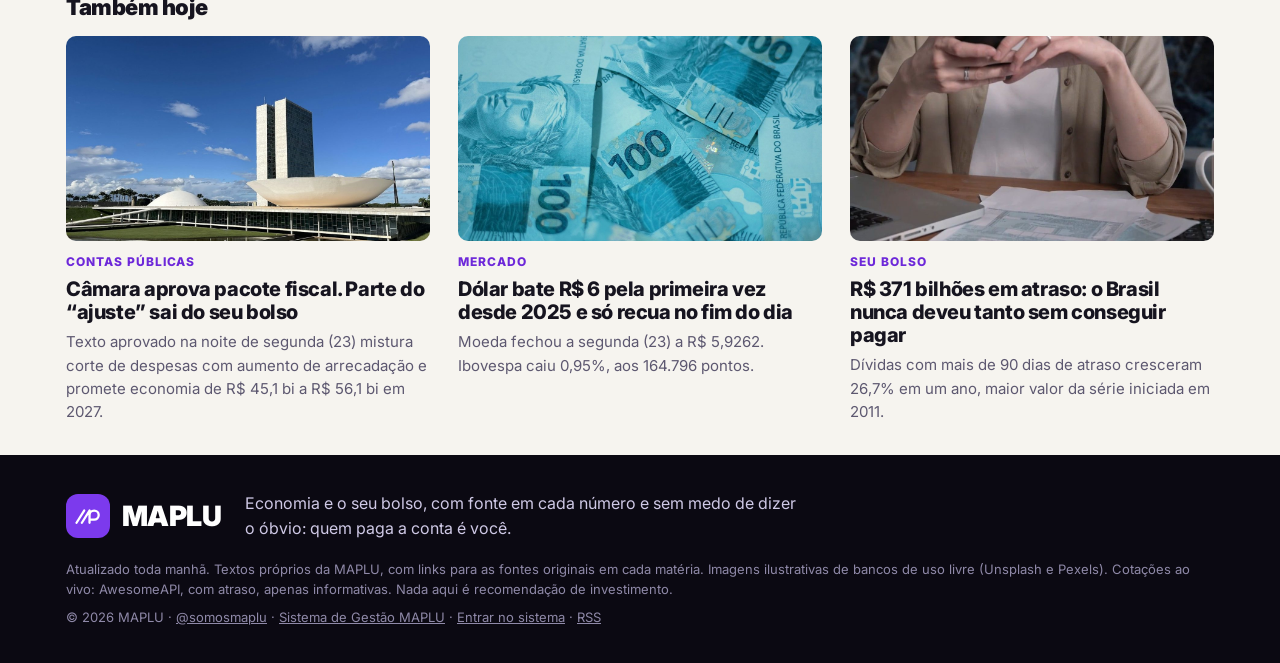
<file: 2026/11/24/focus-ipca-5-15-selic-2027.html>
<!doctype html><html lang="pt-BR"><head><meta charset="utf-8">
<meta name="viewport" content="width=device-width,initial-scale=1">
<title>Mercado vê inflação maior e juro alto por mais tempo. Galípolo: “cenário mais difícil” | MAPLU</title><meta name="description" content="Boletim Focus eleva IPCA de 2026 para 5,15% e a Selic do fim de 2027 para 13%.">
<link rel="canonical" href="https://somosmaplu.com.br/2026/11/24/focus-ipca-5-15-selic-2027.html">
<meta property="og:title" content="Mercado vê inflação maior e juro alto por mais tempo. Galípolo: “cenário mais difícil” | MAPLU"><meta property="og:description" content="Boletim Focus eleva IPCA de 2026 para 5,15% e a Selic do fim de 2027 para 13%."><meta property="og:type" content="article"><meta property="og:url" content="https://somosmaplu.com.br/2026/11/24/focus-ipca-5-15-selic-2027.html"><meta property="og:image" content="https://somosmaplu.com.br/img/focus-20261124.jpg">
<meta name="twitter:card" content="summary_large_image">
<link rel="icon" href="/favicon.svg" type="image/svg+xml">
<link rel="alternate" type="application/rss+xml" title="MAPLU" href="/feed.xml">
<link rel="preconnect" href="https://fonts.googleapis.com"><link rel="preconnect" href="https://fonts.gstatic.com" crossorigin>
<link href="https://fonts.googleapis.com/css2?family=Inter:wght@300;400;600;800;900&family=Source+Serif+4:opsz,wght@8..60,400;8..60,600&display=swap" rel="stylesheet">
<link rel="stylesheet" href="/estilo.css"></head><body><div class="barra"><div class="w barra-in"><span>Terça-feira, 24 de novembro de 2026</span>
<div class="ticker" id="ticker" aria-live="polite"><span class="tk" data-k="USDBRL">Dólar <b>—</b></span><span class="tk" data-k="EURBRL">Euro <b>—</b></span><span class="tk" data-k="BTCBRL">Bitcoin <b>—</b></span></div></div></div>
<header class="cab"><div class="w cab-in"><a class="marca" href="/"><i><svg viewBox="0 0 34 20" fill="none" stroke="#fff" stroke-width="3" stroke-linecap="round" aria-hidden="true"><path d="M2 18 12 2M9 18 19 2M19 18V8a6 6 0 0 1 12 0v0a6 6 0 0 1-6 6h-6"/></svg></i><span>MAPLU<small>Notícias e economia, sem enrolação</small></span></a>
<div class="acoes"><a class="btn-ghost" href="https://www.instagram.com/somosmaplu/" target="_blank" rel="noopener">Instagram</a><a class="btn-insta" href="https://sistema.somosmaplu.com.br">Entrar no sistema</a></div></div>
<nav class="w nav"><a href="/">Hoje</a><a href="/#seu-bolso">Seu bolso</a><a href="/#mercado">Mercado</a><a href="/#impostos">Impostos</a><a href="/arquivo.html">Arquivo</a><a class="nav-sis" href="/sistema.html">Sistema de Gestão</a></nav></header><main class="w"><article class="mat"><span class="ed">Juros e inflação</span><h1>Mercado vê inflação maior e juro alto por mais tempo. Galípolo: “cenário mais difícil”</h1><p class="lf">Boletim Focus eleva IPCA de 2026 para 5,15% e a Selic do fim de 2027 para 13%.</p>
<p class="por">Por Redação MAPLU · <time datetime="2026-11-24">24/11/2026</time></p>
<figure><img src="/img/focus-20261124.jpg" alt=""><figcaption>Imagem ilustrativa: Pexels</figcaption></figure><div class="corpo"><p>O Boletim Focus, que reúne as projeções do mercado, elevou a estimativa de inflação de 2026 de 5,11% para 5,15%. Para 2027, a projeção subiu de 5,00% para 5,12%.</p><p>A Selic deve terminar 2026 em 13,75% ao ano e 2027 em 13,00% (antes, o mercado esperava 12,75%). A projeção de crescimento do PIB de 2026 caiu de 1,72% para 1,70%.</p><p>Em evento na segunda (23), o presidente do Banco Central, Gabriel Galípolo, disse ver um cenário mais difícil que o de 2025 e 2026 e afirmou que a estabilidade de preços é o mandato principal do BC. Ele também considerou contraproducente dar pistas sobre os próximos passos dos juros.</p><div class="bolso"><b>E no seu bolso?</b><p>Juro alto por mais tempo mantém caro o crédito, do cartão ao financiamento. Por outro lado, segue favorecendo quem tem dinheiro aplicado em renda fixa atrelada à Selic ou ao CDI.</p></div><div class="fontes"><b>Fontes</b><ul><li><a href="https://www.piranot.com.br/2026/11/24/noticias/economia/galipolo-focus-ipca-selic/" target="_blank" rel="noopener nofollow">Piranot (Focus e Galípolo)</a></li></ul></div></div></article><section class="rel"><h2>Também hoje</h2><div class="grade"><article class="card"><a href="/2026/11/24/camara-aprova-pacote-fiscal-2027.html"><div class="ph"><img src="/img/congresso-20261124.jpg" alt="" loading="lazy"></div>
<span class="ed">Contas públicas</span><h3>Câmara aprova pacote fiscal. Parte do “ajuste” sai do seu bolso</h3><p>Texto aprovado na noite de segunda (23) mistura corte de despesas com aumento de arrecadação e promete economia de R$ 45,1 bi a R$ 56,1 bi em 2027.</p></a></article><article class="card"><a href="/2026/11/24/dolar-bate-6-reais-fecha-5-92.html"><div class="ph"><img src="/img/dolar-20261124.jpg" alt="" loading="lazy"></div>
<span class="ed">Mercado</span><h3>Dólar bate R$ 6 pela primeira vez desde 2025 e só recua no fim do dia</h3><p>Moeda fechou a segunda (23) a R$ 5,9262. Ibovespa caiu 0,95%, aos 164.796 pontos.</p></a></article><article class="card"><a href="/2026/11/24/inadimplencia-recorde-371-bilhoes.html"><div class="ph"><img src="/img/dividas-20261124.jpg" alt="" loading="lazy"></div>
<span class="ed">Seu bolso</span><h3>R$ 371 bilhões em atraso: o Brasil nunca deveu tanto sem conseguir pagar</h3><p>Dívidas com mais de 90 dias de atraso cresceram 26,7% em um ano, maior valor da série iniciada em 2011.</p></a></article></div></section></main><footer class="rod"><div class="w"><div class="rod-in"><a class="marca" href="/"><i><svg viewBox="0 0 34 20" fill="none" stroke="#fff" stroke-width="3" stroke-linecap="round" aria-hidden="true"><path d="M2 18 12 2M9 18 19 2M19 18V8a6 6 0 0 1 12 0v0a6 6 0 0 1-6 6h-6"/></svg></i><span>MAPLU</span></a>
<p>Economia e o seu bolso, com fonte em cada número e sem medo de dizer o óbvio: quem paga a conta é você.</p></div>
<p class="peq">Atualizado toda manhã. Textos próprios da MAPLU, com links para as fontes originais em cada matéria. Imagens ilustrativas de bancos de uso livre (Unsplash e Pexels). Cotações ao vivo: AwesomeAPI, com atraso, apenas informativas. Nada aqui é recomendação de investimento.</p>
<p class="peq">© 2026 MAPLU · <a href="https://www.instagram.com/somosmaplu/" target="_blank" rel="noopener">@somosmaplu</a> · <a href="/sistema.html">Sistema de Gestão MAPLU</a> · <a href="https://sistema.somosmaplu.com.br">Entrar no sistema</a> · <a href="/feed.xml">RSS</a></p></div></footer>
<script src="/cotacoes.js" defer></script></body></html>
</file>
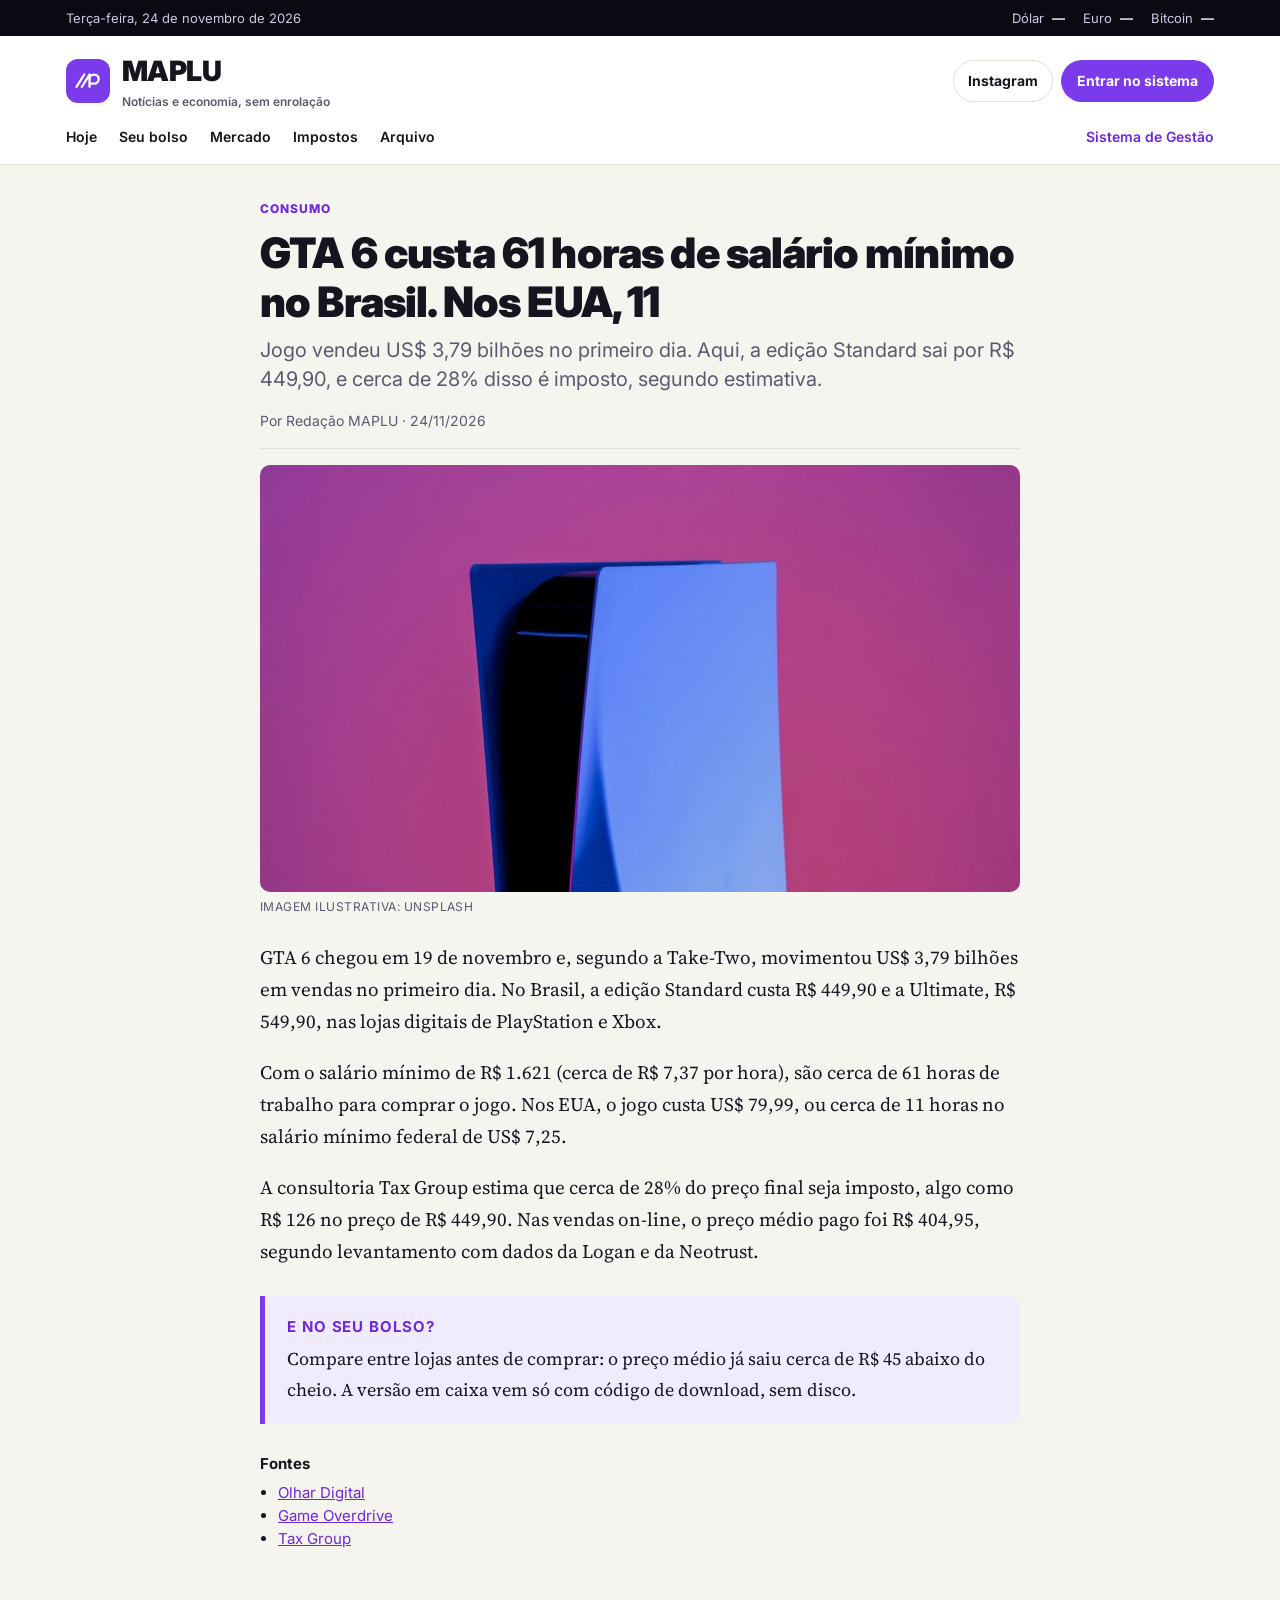
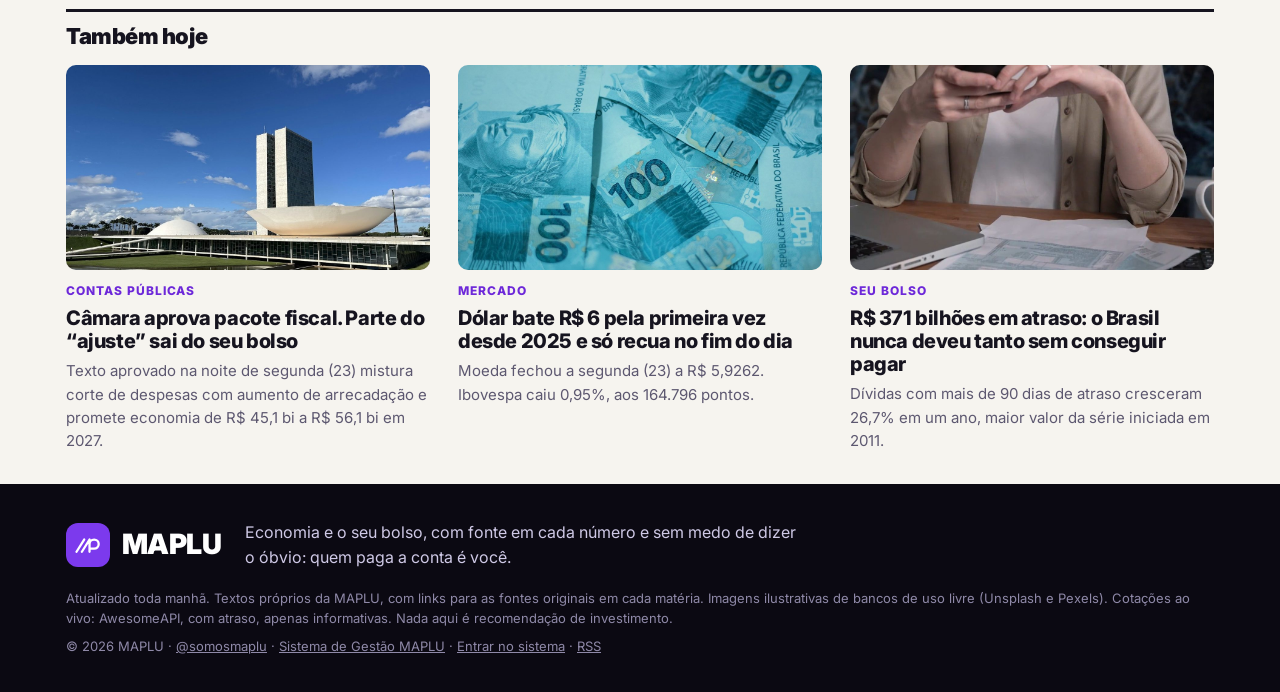
<file: 2026/11/24/gta-6-61-horas-de-trabalho.html>
<!doctype html><html lang="pt-BR"><head><meta charset="utf-8">
<meta name="viewport" content="width=device-width,initial-scale=1">
<title>GTA 6 custa 61 horas de salário mínimo no Brasil. Nos EUA, 11 | MAPLU</title><meta name="description" content="Jogo vendeu US$ 3,79 bilhões no primeiro dia. Aqui, a edição Standard sai por R$ 449,90, e cerca de 28% disso é imposto, segundo estimativa.">
<link rel="canonical" href="https://somosmaplu.com.br/2026/11/24/gta-6-61-horas-de-trabalho.html">
<meta property="og:title" content="GTA 6 custa 61 horas de salário mínimo no Brasil. Nos EUA, 11 | MAPLU"><meta property="og:description" content="Jogo vendeu US$ 3,79 bilhões no primeiro dia. Aqui, a edição Standard sai por R$ 449,90, e cerca de 28% disso é imposto, segundo estimativa."><meta property="og:type" content="article"><meta property="og:url" content="https://somosmaplu.com.br/2026/11/24/gta-6-61-horas-de-trabalho.html"><meta property="og:image" content="https://somosmaplu.com.br/img/gta6-20261124.jpg">
<meta name="twitter:card" content="summary_large_image">
<link rel="icon" href="/favicon.svg" type="image/svg+xml">
<link rel="alternate" type="application/rss+xml" title="MAPLU" href="/feed.xml">
<link rel="preconnect" href="https://fonts.googleapis.com"><link rel="preconnect" href="https://fonts.gstatic.com" crossorigin>
<link href="https://fonts.googleapis.com/css2?family=Inter:wght@300;400;600;800;900&family=Source+Serif+4:opsz,wght@8..60,400;8..60,600&display=swap" rel="stylesheet">
<link rel="stylesheet" href="/estilo.css"></head><body><div class="barra"><div class="w barra-in"><span>Terça-feira, 24 de novembro de 2026</span>
<div class="ticker" id="ticker" aria-live="polite"><span class="tk" data-k="USDBRL">Dólar <b>—</b></span><span class="tk" data-k="EURBRL">Euro <b>—</b></span><span class="tk" data-k="BTCBRL">Bitcoin <b>—</b></span></div></div></div>
<header class="cab"><div class="w cab-in"><a class="marca" href="/"><i><svg viewBox="0 0 34 20" fill="none" stroke="#fff" stroke-width="3" stroke-linecap="round" aria-hidden="true"><path d="M2 18 12 2M9 18 19 2M19 18V8a6 6 0 0 1 12 0v0a6 6 0 0 1-6 6h-6"/></svg></i><span>MAPLU<small>Notícias e economia, sem enrolação</small></span></a>
<div class="acoes"><a class="btn-ghost" href="https://www.instagram.com/somosmaplu/" target="_blank" rel="noopener">Instagram</a><a class="btn-insta" href="https://sistema.somosmaplu.com.br">Entrar no sistema</a></div></div>
<nav class="w nav"><a href="/">Hoje</a><a href="/#seu-bolso">Seu bolso</a><a href="/#mercado">Mercado</a><a href="/#impostos">Impostos</a><a href="/arquivo.html">Arquivo</a><a class="nav-sis" href="/sistema.html">Sistema de Gestão</a></nav></header><main class="w"><article class="mat"><span class="ed">Consumo</span><h1>GTA 6 custa 61 horas de salário mínimo no Brasil. Nos EUA, 11</h1><p class="lf">Jogo vendeu US$ 3,79 bilhões no primeiro dia. Aqui, a edição Standard sai por R$ 449,90, e cerca de 28% disso é imposto, segundo estimativa.</p>
<p class="por">Por Redação MAPLU · <time datetime="2026-11-24">24/11/2026</time></p>
<figure><img src="/img/gta6-20261124.jpg" alt=""><figcaption>Imagem ilustrativa: Unsplash</figcaption></figure><div class="corpo"><p>GTA 6 chegou em 19 de novembro e, segundo a Take-Two, movimentou US$ 3,79 bilhões em vendas no primeiro dia. No Brasil, a edição Standard custa R$ 449,90 e a Ultimate, R$ 549,90, nas lojas digitais de PlayStation e Xbox.</p><p>Com o salário mínimo de R$ 1.621 (cerca de R$ 7,37 por hora), são cerca de 61 horas de trabalho para comprar o jogo. Nos EUA, o jogo custa US$ 79,99, ou cerca de 11 horas no salário mínimo federal de US$ 7,25.</p><p>A consultoria Tax Group estima que cerca de 28% do preço final seja imposto, algo como R$ 126 no preço de R$ 449,90. Nas vendas on-line, o preço médio pago foi R$ 404,95, segundo levantamento com dados da Logan e da Neotrust.</p><div class="bolso"><b>E no seu bolso?</b><p>Compare entre lojas antes de comprar: o preço médio já saiu cerca de R$ 45 abaixo do cheio. A versão em caixa vem só com código de download, sem disco.</p></div><div class="fontes"><b>Fontes</b><ul><li><a href="https://olhardigital.com.br/2026/11/19/games-e-consoles/gta-6-lancamento-preco-brasil-plataformas-onde-comprar/" target="_blank" rel="noopener nofollow">Olhar Digital</a></li><li><a href="https://gameoverdrive.com.br/gta-6-quantas-copias-vendeu-2/" target="_blank" rel="noopener nofollow">Game Overdrive</a></li><li><a href="https://www.taxgroup.com.br/intelligence/gta-6-no-brasil-preco-projetado-carga-tributaria-e-o-impacto-da-reforma/" target="_blank" rel="noopener nofollow">Tax Group</a></li></ul></div></div></article><section class="rel"><h2>Também hoje</h2><div class="grade"><article class="card"><a href="/2026/11/24/camara-aprova-pacote-fiscal-2027.html"><div class="ph"><img src="/img/congresso-20261124.jpg" alt="" loading="lazy"></div>
<span class="ed">Contas públicas</span><h3>Câmara aprova pacote fiscal. Parte do “ajuste” sai do seu bolso</h3><p>Texto aprovado na noite de segunda (23) mistura corte de despesas com aumento de arrecadação e promete economia de R$ 45,1 bi a R$ 56,1 bi em 2027.</p></a></article><article class="card"><a href="/2026/11/24/dolar-bate-6-reais-fecha-5-92.html"><div class="ph"><img src="/img/dolar-20261124.jpg" alt="" loading="lazy"></div>
<span class="ed">Mercado</span><h3>Dólar bate R$ 6 pela primeira vez desde 2025 e só recua no fim do dia</h3><p>Moeda fechou a segunda (23) a R$ 5,9262. Ibovespa caiu 0,95%, aos 164.796 pontos.</p></a></article><article class="card"><a href="/2026/11/24/inadimplencia-recorde-371-bilhoes.html"><div class="ph"><img src="/img/dividas-20261124.jpg" alt="" loading="lazy"></div>
<span class="ed">Seu bolso</span><h3>R$ 371 bilhões em atraso: o Brasil nunca deveu tanto sem conseguir pagar</h3><p>Dívidas com mais de 90 dias de atraso cresceram 26,7% em um ano, maior valor da série iniciada em 2011.</p></a></article></div></section></main><footer class="rod"><div class="w"><div class="rod-in"><a class="marca" href="/"><i><svg viewBox="0 0 34 20" fill="none" stroke="#fff" stroke-width="3" stroke-linecap="round" aria-hidden="true"><path d="M2 18 12 2M9 18 19 2M19 18V8a6 6 0 0 1 12 0v0a6 6 0 0 1-6 6h-6"/></svg></i><span>MAPLU</span></a>
<p>Economia e o seu bolso, com fonte em cada número e sem medo de dizer o óbvio: quem paga a conta é você.</p></div>
<p class="peq">Atualizado toda manhã. Textos próprios da MAPLU, com links para as fontes originais em cada matéria. Imagens ilustrativas de bancos de uso livre (Unsplash e Pexels). Cotações ao vivo: AwesomeAPI, com atraso, apenas informativas. Nada aqui é recomendação de investimento.</p>
<p class="peq">© 2026 MAPLU · <a href="https://www.instagram.com/somosmaplu/" target="_blank" rel="noopener">@somosmaplu</a> · <a href="/sistema.html">Sistema de Gestão MAPLU</a> · <a href="https://sistema.somosmaplu.com.br">Entrar no sistema</a> · <a href="/feed.xml">RSS</a></p></div></footer>
<script src="/cotacoes.js" defer></script></body></html>
</file>
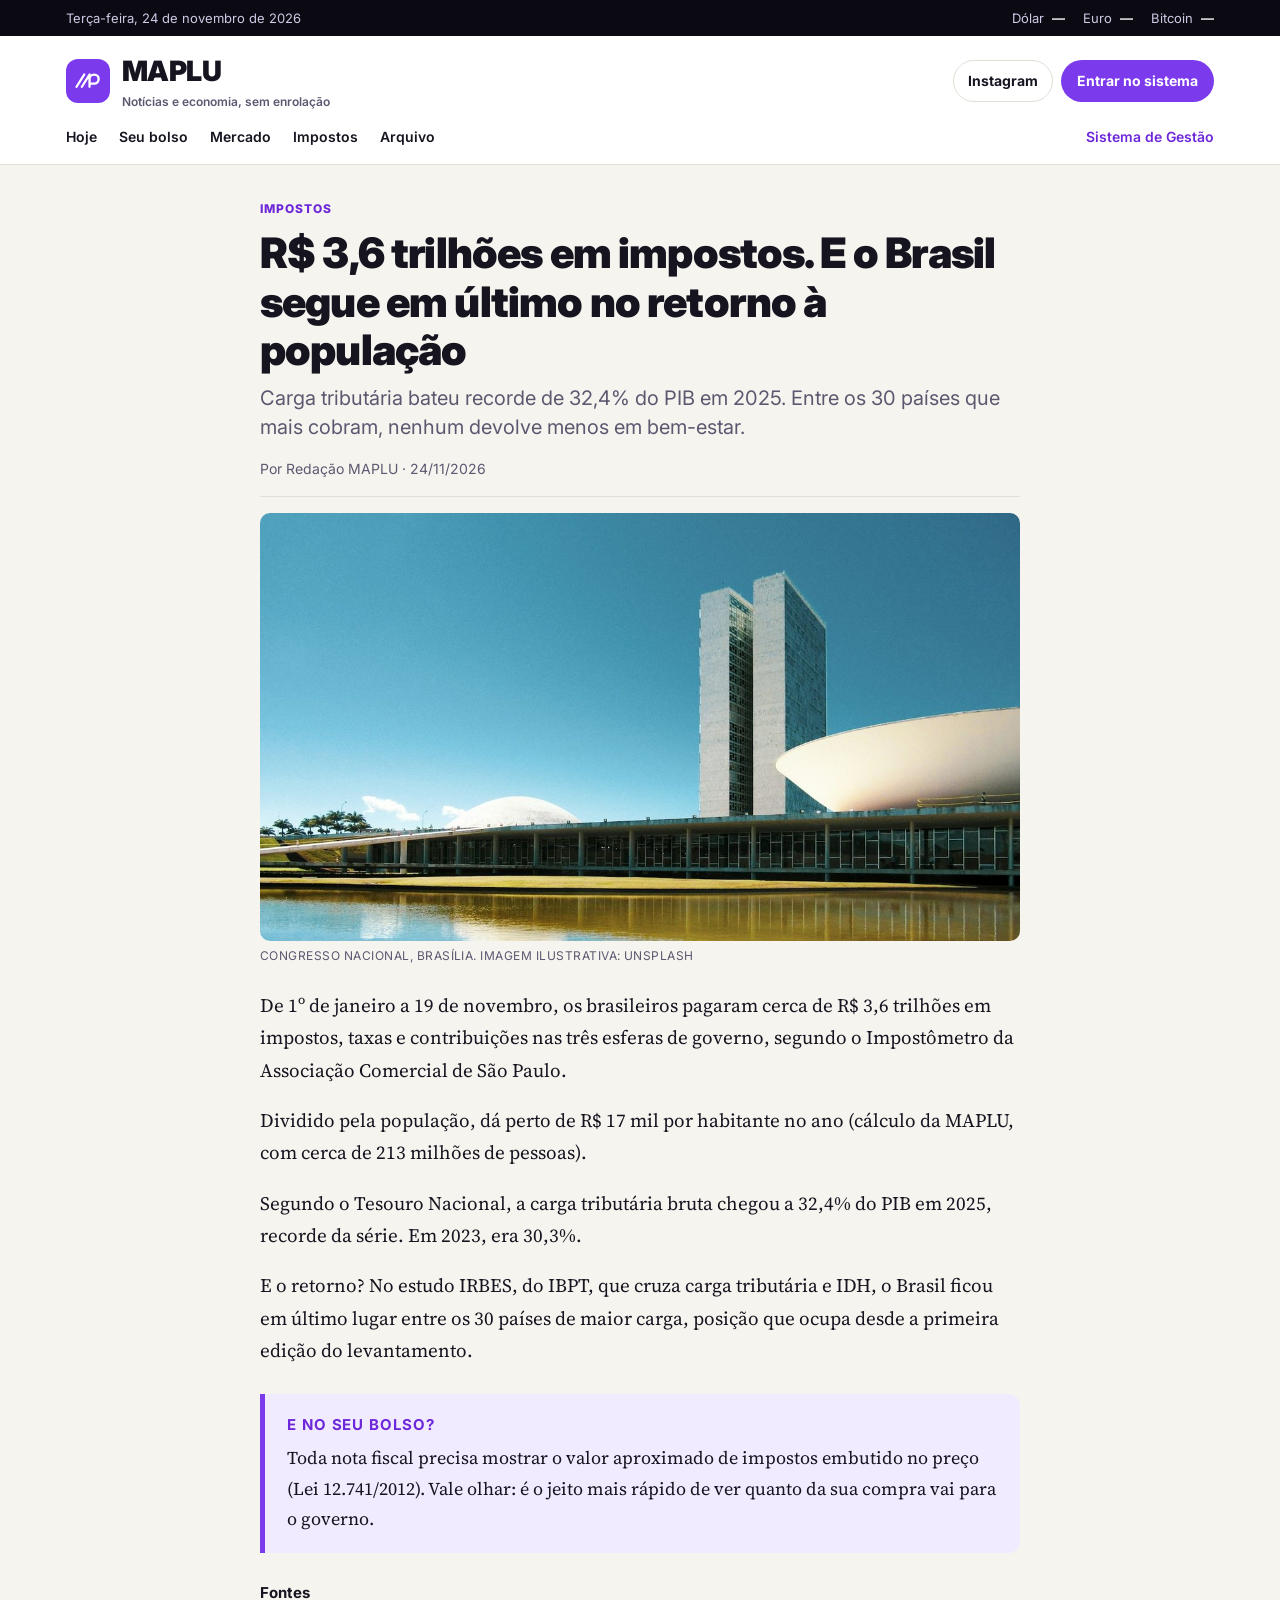
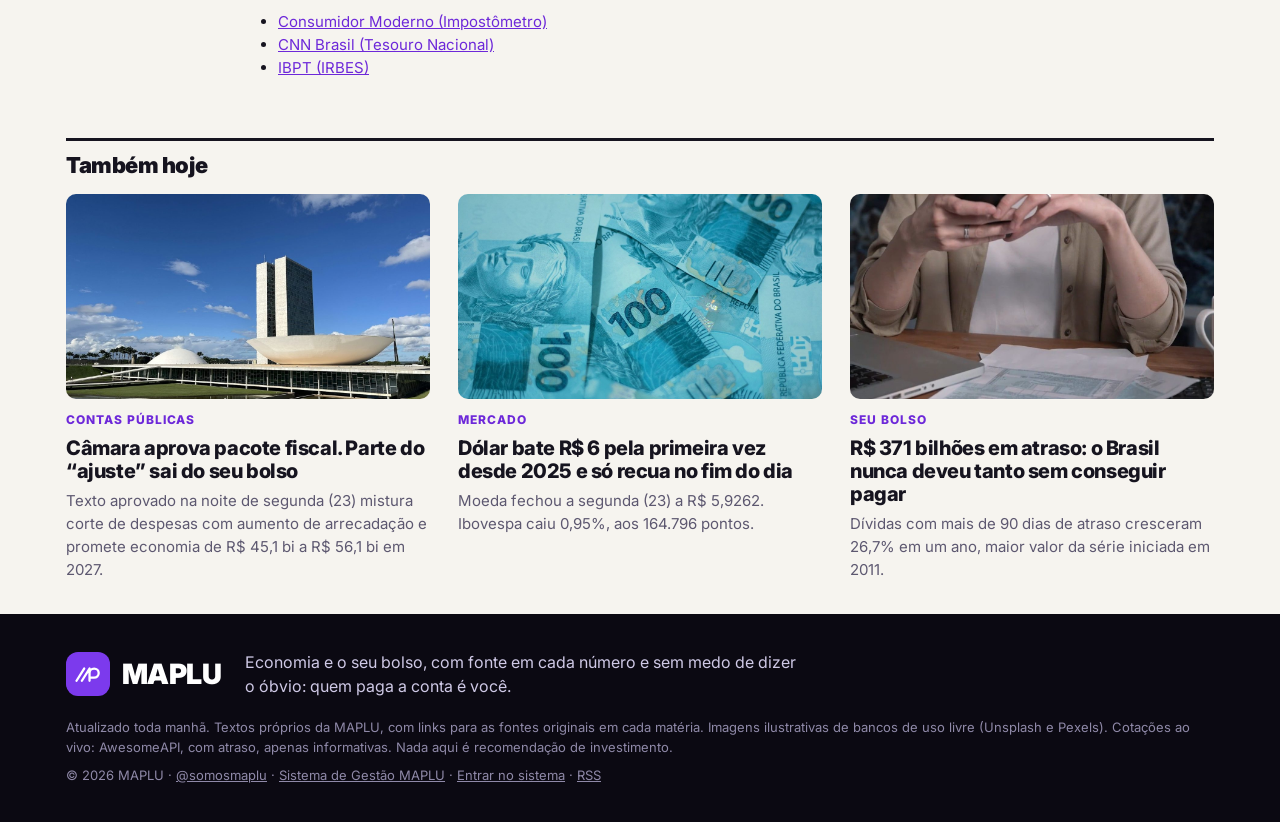
<file: 2026/11/24/impostometro-3-6-trilhoes-retorno.html>
<!doctype html><html lang="pt-BR"><head><meta charset="utf-8">
<meta name="viewport" content="width=device-width,initial-scale=1">
<title>R$ 3,6 trilhões em impostos. E o Brasil segue em último no retorno à população | MAPLU</title><meta name="description" content="Carga tributária bateu recorde de 32,4% do PIB em 2025. Entre os 30 países que mais cobram, nenhum devolve menos em bem-estar.">
<link rel="canonical" href="https://somosmaplu.com.br/2026/11/24/impostometro-3-6-trilhoes-retorno.html">
<meta property="og:title" content="R$ 3,6 trilhões em impostos. E o Brasil segue em último no retorno à população | MAPLU"><meta property="og:description" content="Carga tributária bateu recorde de 32,4% do PIB em 2025. Entre os 30 países que mais cobram, nenhum devolve menos em bem-estar."><meta property="og:type" content="article"><meta property="og:url" content="https://somosmaplu.com.br/2026/11/24/impostometro-3-6-trilhoes-retorno.html"><meta property="og:image" content="https://somosmaplu.com.br/img/impostos-20261124.jpg">
<meta name="twitter:card" content="summary_large_image">
<link rel="icon" href="/favicon.svg" type="image/svg+xml">
<link rel="alternate" type="application/rss+xml" title="MAPLU" href="/feed.xml">
<link rel="preconnect" href="https://fonts.googleapis.com"><link rel="preconnect" href="https://fonts.gstatic.com" crossorigin>
<link href="https://fonts.googleapis.com/css2?family=Inter:wght@300;400;600;800;900&family=Source+Serif+4:opsz,wght@8..60,400;8..60,600&display=swap" rel="stylesheet">
<link rel="stylesheet" href="/estilo.css"></head><body><div class="barra"><div class="w barra-in"><span>Terça-feira, 24 de novembro de 2026</span>
<div class="ticker" id="ticker" aria-live="polite"><span class="tk" data-k="USDBRL">Dólar <b>—</b></span><span class="tk" data-k="EURBRL">Euro <b>—</b></span><span class="tk" data-k="BTCBRL">Bitcoin <b>—</b></span></div></div></div>
<header class="cab"><div class="w cab-in"><a class="marca" href="/"><i><svg viewBox="0 0 34 20" fill="none" stroke="#fff" stroke-width="3" stroke-linecap="round" aria-hidden="true"><path d="M2 18 12 2M9 18 19 2M19 18V8a6 6 0 0 1 12 0v0a6 6 0 0 1-6 6h-6"/></svg></i><span>MAPLU<small>Notícias e economia, sem enrolação</small></span></a>
<div class="acoes"><a class="btn-ghost" href="https://www.instagram.com/somosmaplu/" target="_blank" rel="noopener">Instagram</a><a class="btn-insta" href="https://sistema.somosmaplu.com.br">Entrar no sistema</a></div></div>
<nav class="w nav"><a href="/">Hoje</a><a href="/#seu-bolso">Seu bolso</a><a href="/#mercado">Mercado</a><a href="/#impostos">Impostos</a><a href="/arquivo.html">Arquivo</a><a class="nav-sis" href="/sistema.html">Sistema de Gestão</a></nav></header><main class="w"><article class="mat"><span class="ed">Impostos</span><h1>R$ 3,6 trilhões em impostos. E o Brasil segue em último no retorno à população</h1><p class="lf">Carga tributária bateu recorde de 32,4% do PIB em 2025. Entre os 30 países que mais cobram, nenhum devolve menos em bem-estar.</p>
<p class="por">Por Redação MAPLU · <time datetime="2026-11-24">24/11/2026</time></p>
<figure><img src="/img/impostos-20261124.jpg" alt=""><figcaption>Congresso Nacional, Brasília. Imagem ilustrativa: Unsplash</figcaption></figure><div class="corpo"><p>De 1º de janeiro a 19 de novembro, os brasileiros pagaram cerca de R$ 3,6 trilhões em impostos, taxas e contribuições nas três esferas de governo, segundo o Impostômetro da Associação Comercial de São Paulo.</p><p>Dividido pela população, dá perto de R$ 17 mil por habitante no ano (cálculo da MAPLU, com cerca de 213 milhões de pessoas).</p><p>Segundo o Tesouro Nacional, a carga tributária bruta chegou a 32,4% do PIB em 2025, recorde da série. Em 2023, era 30,3%.</p><p>E o retorno? No estudo IRBES, do IBPT, que cruza carga tributária e IDH, o Brasil ficou em último lugar entre os 30 países de maior carga, posição que ocupa desde a primeira edição do levantamento.</p><div class="bolso"><b>E no seu bolso?</b><p>Toda nota fiscal precisa mostrar o valor aproximado de impostos embutido no preço (Lei 12.741/2012). Vale olhar: é o jeito mais rápido de ver quanto da sua compra vai para o governo.</p></div><div class="fontes"><b>Fontes</b><ul><li><a href="https://consumidormoderno.com.br/gastos-publicos-2026-arrecadacao-impostos/" target="_blank" rel="noopener nofollow">Consumidor Moderno (Impostômetro)</a></li><li><a href="https://www.cnnbrasil.com.br/economia/money/macroeconomia/com-ir-e-iof-carga-tributaria-bate-recorde-e-chega-a-324-do-pib/" target="_blank" rel="noopener nofollow">CNN Brasil (Tesouro Nacional)</a></li><li><a href="https://ibpt.org.br/estudo-irbes-14a-edicao-idh-e-carga-tributaria-pib-dados-de-2023-maio-2025/" target="_blank" rel="noopener nofollow">IBPT (IRBES)</a></li></ul></div></div></article><section class="rel"><h2>Também hoje</h2><div class="grade"><article class="card"><a href="/2026/11/24/camara-aprova-pacote-fiscal-2027.html"><div class="ph"><img src="/img/congresso-20261124.jpg" alt="" loading="lazy"></div>
<span class="ed">Contas públicas</span><h3>Câmara aprova pacote fiscal. Parte do “ajuste” sai do seu bolso</h3><p>Texto aprovado na noite de segunda (23) mistura corte de despesas com aumento de arrecadação e promete economia de R$ 45,1 bi a R$ 56,1 bi em 2027.</p></a></article><article class="card"><a href="/2026/11/24/dolar-bate-6-reais-fecha-5-92.html"><div class="ph"><img src="/img/dolar-20261124.jpg" alt="" loading="lazy"></div>
<span class="ed">Mercado</span><h3>Dólar bate R$ 6 pela primeira vez desde 2025 e só recua no fim do dia</h3><p>Moeda fechou a segunda (23) a R$ 5,9262. Ibovespa caiu 0,95%, aos 164.796 pontos.</p></a></article><article class="card"><a href="/2026/11/24/inadimplencia-recorde-371-bilhoes.html"><div class="ph"><img src="/img/dividas-20261124.jpg" alt="" loading="lazy"></div>
<span class="ed">Seu bolso</span><h3>R$ 371 bilhões em atraso: o Brasil nunca deveu tanto sem conseguir pagar</h3><p>Dívidas com mais de 90 dias de atraso cresceram 26,7% em um ano, maior valor da série iniciada em 2011.</p></a></article></div></section></main><footer class="rod"><div class="w"><div class="rod-in"><a class="marca" href="/"><i><svg viewBox="0 0 34 20" fill="none" stroke="#fff" stroke-width="3" stroke-linecap="round" aria-hidden="true"><path d="M2 18 12 2M9 18 19 2M19 18V8a6 6 0 0 1 12 0v0a6 6 0 0 1-6 6h-6"/></svg></i><span>MAPLU</span></a>
<p>Economia e o seu bolso, com fonte em cada número e sem medo de dizer o óbvio: quem paga a conta é você.</p></div>
<p class="peq">Atualizado toda manhã. Textos próprios da MAPLU, com links para as fontes originais em cada matéria. Imagens ilustrativas de bancos de uso livre (Unsplash e Pexels). Cotações ao vivo: AwesomeAPI, com atraso, apenas informativas. Nada aqui é recomendação de investimento.</p>
<p class="peq">© 2026 MAPLU · <a href="https://www.instagram.com/somosmaplu/" target="_blank" rel="noopener">@somosmaplu</a> · <a href="/sistema.html">Sistema de Gestão MAPLU</a> · <a href="https://sistema.somosmaplu.com.br">Entrar no sistema</a> · <a href="/feed.xml">RSS</a></p></div></footer>
<script src="/cotacoes.js" defer></script></body></html>
</file>
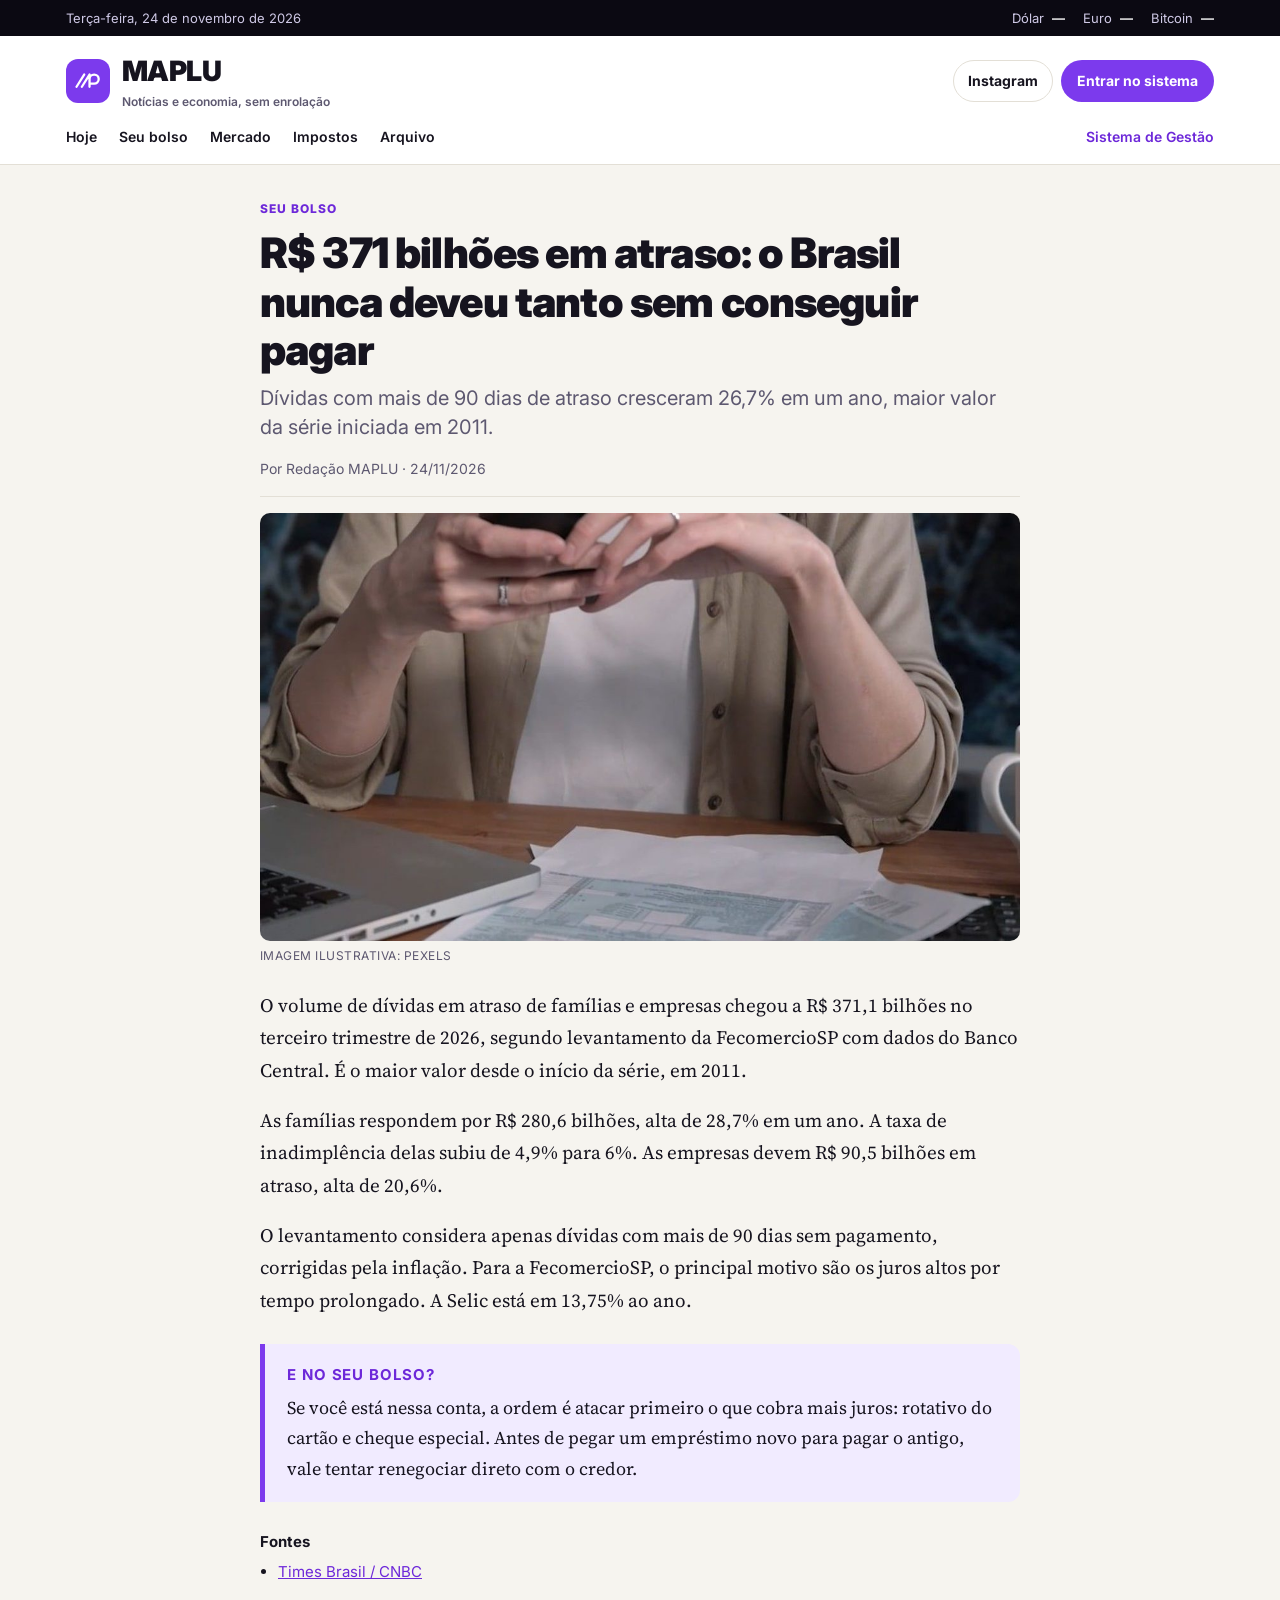
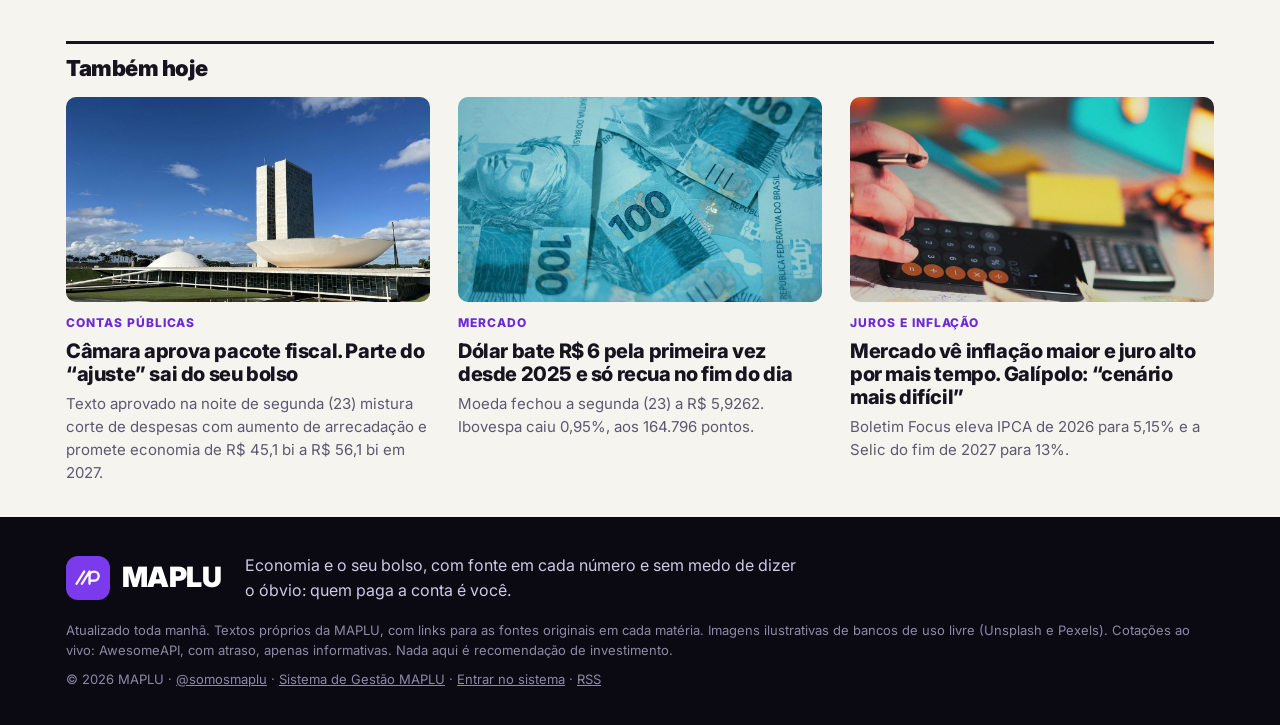
<file: 2026/11/24/inadimplencia-recorde-371-bilhoes.html>
<!doctype html><html lang="pt-BR"><head><meta charset="utf-8">
<meta name="viewport" content="width=device-width,initial-scale=1">
<title>R$ 371 bilhões em atraso: o Brasil nunca deveu tanto sem conseguir pagar | MAPLU</title><meta name="description" content="Dívidas com mais de 90 dias de atraso cresceram 26,7% em um ano, maior valor da série iniciada em 2011.">
<link rel="canonical" href="https://somosmaplu.com.br/2026/11/24/inadimplencia-recorde-371-bilhoes.html">
<meta property="og:title" content="R$ 371 bilhões em atraso: o Brasil nunca deveu tanto sem conseguir pagar | MAPLU"><meta property="og:description" content="Dívidas com mais de 90 dias de atraso cresceram 26,7% em um ano, maior valor da série iniciada em 2011."><meta property="og:type" content="article"><meta property="og:url" content="https://somosmaplu.com.br/2026/11/24/inadimplencia-recorde-371-bilhoes.html"><meta property="og:image" content="https://somosmaplu.com.br/img/dividas-20261124.jpg">
<meta name="twitter:card" content="summary_large_image">
<link rel="icon" href="/favicon.svg" type="image/svg+xml">
<link rel="alternate" type="application/rss+xml" title="MAPLU" href="/feed.xml">
<link rel="preconnect" href="https://fonts.googleapis.com"><link rel="preconnect" href="https://fonts.gstatic.com" crossorigin>
<link href="https://fonts.googleapis.com/css2?family=Inter:wght@300;400;600;800;900&family=Source+Serif+4:opsz,wght@8..60,400;8..60,600&display=swap" rel="stylesheet">
<link rel="stylesheet" href="/estilo.css"></head><body><div class="barra"><div class="w barra-in"><span>Terça-feira, 24 de novembro de 2026</span>
<div class="ticker" id="ticker" aria-live="polite"><span class="tk" data-k="USDBRL">Dólar <b>—</b></span><span class="tk" data-k="EURBRL">Euro <b>—</b></span><span class="tk" data-k="BTCBRL">Bitcoin <b>—</b></span></div></div></div>
<header class="cab"><div class="w cab-in"><a class="marca" href="/"><i><svg viewBox="0 0 34 20" fill="none" stroke="#fff" stroke-width="3" stroke-linecap="round" aria-hidden="true"><path d="M2 18 12 2M9 18 19 2M19 18V8a6 6 0 0 1 12 0v0a6 6 0 0 1-6 6h-6"/></svg></i><span>MAPLU<small>Notícias e economia, sem enrolação</small></span></a>
<div class="acoes"><a class="btn-ghost" href="https://www.instagram.com/somosmaplu/" target="_blank" rel="noopener">Instagram</a><a class="btn-insta" href="https://sistema.somosmaplu.com.br">Entrar no sistema</a></div></div>
<nav class="w nav"><a href="/">Hoje</a><a href="/#seu-bolso">Seu bolso</a><a href="/#mercado">Mercado</a><a href="/#impostos">Impostos</a><a href="/arquivo.html">Arquivo</a><a class="nav-sis" href="/sistema.html">Sistema de Gestão</a></nav></header><main class="w"><article class="mat"><span class="ed">Seu bolso</span><h1>R$ 371 bilhões em atraso: o Brasil nunca deveu tanto sem conseguir pagar</h1><p class="lf">Dívidas com mais de 90 dias de atraso cresceram 26,7% em um ano, maior valor da série iniciada em 2011.</p>
<p class="por">Por Redação MAPLU · <time datetime="2026-11-24">24/11/2026</time></p>
<figure><img src="/img/dividas-20261124.jpg" alt=""><figcaption>Imagem ilustrativa: Pexels</figcaption></figure><div class="corpo"><p>O volume de dívidas em atraso de famílias e empresas chegou a R$ 371,1 bilhões no terceiro trimestre de 2026, segundo levantamento da FecomercioSP com dados do Banco Central. É o maior valor desde o início da série, em 2011.</p><p>As famílias respondem por R$ 280,6 bilhões, alta de 28,7% em um ano. A taxa de inadimplência delas subiu de 4,9% para 6%. As empresas devem R$ 90,5 bilhões em atraso, alta de 20,6%.</p><p>O levantamento considera apenas dívidas com mais de 90 dias sem pagamento, corrigidas pela inflação. Para a FecomercioSP, o principal motivo são os juros altos por tempo prolongado. A Selic está em 13,75% ao ano.</p><div class="bolso"><b>E no seu bolso?</b><p>Se você está nessa conta, a ordem é atacar primeiro o que cobra mais juros: rotativo do cartão e cheque especial. Antes de pegar um empréstimo novo para pagar o antigo, vale tentar renegociar direto com o credor.</p></div><div class="fontes"><b>Fontes</b><ul><li><a href="https://timesbrasil.com.br/brasil/inadimplencia-de-familias-e-empresas-bate-recorde/" target="_blank" rel="noopener nofollow">Times Brasil / CNBC</a></li></ul></div></div></article><section class="rel"><h2>Também hoje</h2><div class="grade"><article class="card"><a href="/2026/11/24/camara-aprova-pacote-fiscal-2027.html"><div class="ph"><img src="/img/congresso-20261124.jpg" alt="" loading="lazy"></div>
<span class="ed">Contas públicas</span><h3>Câmara aprova pacote fiscal. Parte do “ajuste” sai do seu bolso</h3><p>Texto aprovado na noite de segunda (23) mistura corte de despesas com aumento de arrecadação e promete economia de R$ 45,1 bi a R$ 56,1 bi em 2027.</p></a></article><article class="card"><a href="/2026/11/24/dolar-bate-6-reais-fecha-5-92.html"><div class="ph"><img src="/img/dolar-20261124.jpg" alt="" loading="lazy"></div>
<span class="ed">Mercado</span><h3>Dólar bate R$ 6 pela primeira vez desde 2025 e só recua no fim do dia</h3><p>Moeda fechou a segunda (23) a R$ 5,9262. Ibovespa caiu 0,95%, aos 164.796 pontos.</p></a></article><article class="card"><a href="/2026/11/24/focus-ipca-5-15-selic-2027.html"><div class="ph"><img src="/img/focus-20261124.jpg" alt="" loading="lazy"></div>
<span class="ed">Juros e inflação</span><h3>Mercado vê inflação maior e juro alto por mais tempo. Galípolo: “cenário mais difícil”</h3><p>Boletim Focus eleva IPCA de 2026 para 5,15% e a Selic do fim de 2027 para 13%.</p></a></article></div></section></main><footer class="rod"><div class="w"><div class="rod-in"><a class="marca" href="/"><i><svg viewBox="0 0 34 20" fill="none" stroke="#fff" stroke-width="3" stroke-linecap="round" aria-hidden="true"><path d="M2 18 12 2M9 18 19 2M19 18V8a6 6 0 0 1 12 0v0a6 6 0 0 1-6 6h-6"/></svg></i><span>MAPLU</span></a>
<p>Economia e o seu bolso, com fonte em cada número e sem medo de dizer o óbvio: quem paga a conta é você.</p></div>
<p class="peq">Atualizado toda manhã. Textos próprios da MAPLU, com links para as fontes originais em cada matéria. Imagens ilustrativas de bancos de uso livre (Unsplash e Pexels). Cotações ao vivo: AwesomeAPI, com atraso, apenas informativas. Nada aqui é recomendação de investimento.</p>
<p class="peq">© 2026 MAPLU · <a href="https://www.instagram.com/somosmaplu/" target="_blank" rel="noopener">@somosmaplu</a> · <a href="/sistema.html">Sistema de Gestão MAPLU</a> · <a href="https://sistema.somosmaplu.com.br">Entrar no sistema</a> · <a href="/feed.xml">RSS</a></p></div></footer>
<script src="/cotacoes.js" defer></script></body></html>
</file>
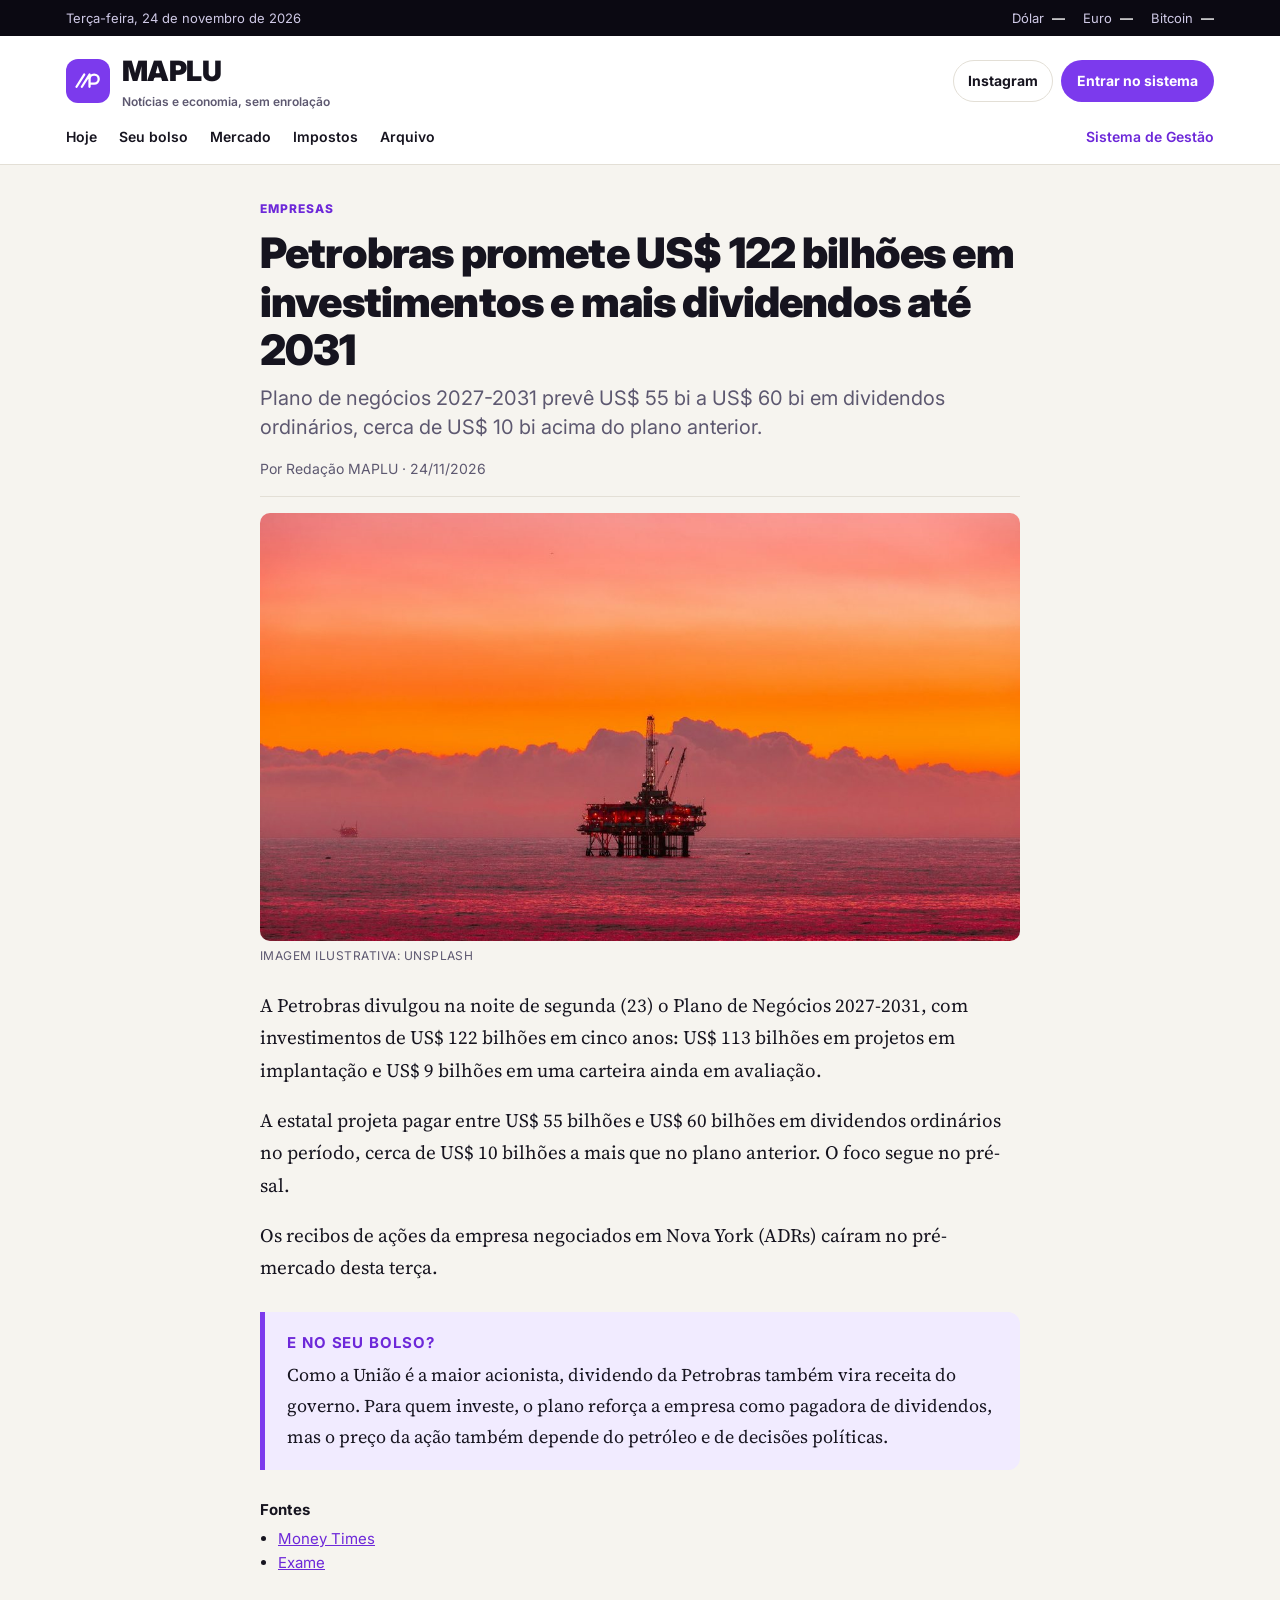
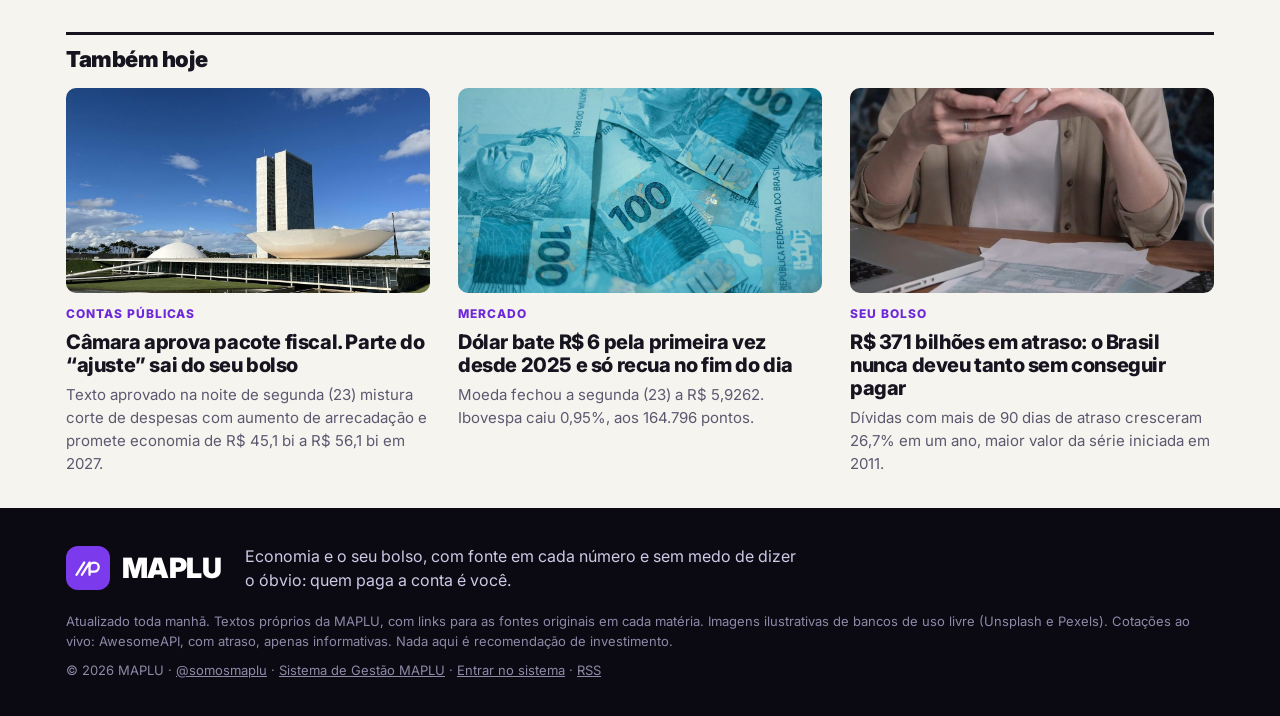
<file: 2026/11/24/petrobras-plano-122-bilhoes.html>
<!doctype html><html lang="pt-BR"><head><meta charset="utf-8">
<meta name="viewport" content="width=device-width,initial-scale=1">
<title>Petrobras promete US$ 122 bilhões em investimentos e mais dividendos até 2031 | MAPLU</title><meta name="description" content="Plano de negócios 2027-2031 prevê US$ 55 bi a US$ 60 bi em dividendos ordinários, cerca de US$ 10 bi acima do plano anterior.">
<link rel="canonical" href="https://somosmaplu.com.br/2026/11/24/petrobras-plano-122-bilhoes.html">
<meta property="og:title" content="Petrobras promete US$ 122 bilhões em investimentos e mais dividendos até 2031 | MAPLU"><meta property="og:description" content="Plano de negócios 2027-2031 prevê US$ 55 bi a US$ 60 bi em dividendos ordinários, cerca de US$ 10 bi acima do plano anterior."><meta property="og:type" content="article"><meta property="og:url" content="https://somosmaplu.com.br/2026/11/24/petrobras-plano-122-bilhoes.html"><meta property="og:image" content="https://somosmaplu.com.br/img/petroleo-20261124.jpg">
<meta name="twitter:card" content="summary_large_image">
<link rel="icon" href="/favicon.svg" type="image/svg+xml">
<link rel="alternate" type="application/rss+xml" title="MAPLU" href="/feed.xml">
<link rel="preconnect" href="https://fonts.googleapis.com"><link rel="preconnect" href="https://fonts.gstatic.com" crossorigin>
<link href="https://fonts.googleapis.com/css2?family=Inter:wght@300;400;600;800;900&family=Source+Serif+4:opsz,wght@8..60,400;8..60,600&display=swap" rel="stylesheet">
<link rel="stylesheet" href="/estilo.css"></head><body><div class="barra"><div class="w barra-in"><span>Terça-feira, 24 de novembro de 2026</span>
<div class="ticker" id="ticker" aria-live="polite"><span class="tk" data-k="USDBRL">Dólar <b>—</b></span><span class="tk" data-k="EURBRL">Euro <b>—</b></span><span class="tk" data-k="BTCBRL">Bitcoin <b>—</b></span></div></div></div>
<header class="cab"><div class="w cab-in"><a class="marca" href="/"><i><svg viewBox="0 0 34 20" fill="none" stroke="#fff" stroke-width="3" stroke-linecap="round" aria-hidden="true"><path d="M2 18 12 2M9 18 19 2M19 18V8a6 6 0 0 1 12 0v0a6 6 0 0 1-6 6h-6"/></svg></i><span>MAPLU<small>Notícias e economia, sem enrolação</small></span></a>
<div class="acoes"><a class="btn-ghost" href="https://www.instagram.com/somosmaplu/" target="_blank" rel="noopener">Instagram</a><a class="btn-insta" href="https://sistema.somosmaplu.com.br">Entrar no sistema</a></div></div>
<nav class="w nav"><a href="/">Hoje</a><a href="/#seu-bolso">Seu bolso</a><a href="/#mercado">Mercado</a><a href="/#impostos">Impostos</a><a href="/arquivo.html">Arquivo</a><a class="nav-sis" href="/sistema.html">Sistema de Gestão</a></nav></header><main class="w"><article class="mat"><span class="ed">Empresas</span><h1>Petrobras promete US$ 122 bilhões em investimentos e mais dividendos até 2031</h1><p class="lf">Plano de negócios 2027-2031 prevê US$ 55 bi a US$ 60 bi em dividendos ordinários, cerca de US$ 10 bi acima do plano anterior.</p>
<p class="por">Por Redação MAPLU · <time datetime="2026-11-24">24/11/2026</time></p>
<figure><img src="/img/petroleo-20261124.jpg" alt=""><figcaption>Imagem ilustrativa: Unsplash</figcaption></figure><div class="corpo"><p>A Petrobras divulgou na noite de segunda (23) o Plano de Negócios 2027-2031, com investimentos de US$ 122 bilhões em cinco anos: US$ 113 bilhões em projetos em implantação e US$ 9 bilhões em uma carteira ainda em avaliação.</p><p>A estatal projeta pagar entre US$ 55 bilhões e US$ 60 bilhões em dividendos ordinários no período, cerca de US$ 10 bilhões a mais que no plano anterior. O foco segue no pré-sal.</p><p>Os recibos de ações da empresa negociados em Nova York (ADRs) caíram no pré-mercado desta terça.</p><div class="bolso"><b>E no seu bolso?</b><p>Como a União é a maior acionista, dividendo da Petrobras também vira receita do governo. Para quem investe, o plano reforça a empresa como pagadora de dividendos, mas o preço da ação também depende do petróleo e de decisões políticas.</p></div><div class="fontes"><b>Fontes</b><ul><li><a href="https://www.moneytimes.com.br/aprovacao-do-pacote-fiscal-e-plano-da-petrobras-movimentam-bolsa-ibovespa-em-dolar-cai-nesta-terca-feira-24-rens/" target="_blank" rel="noopener nofollow">Money Times</a></li><li><a href="https://exame.com/invest/mercados/ibovespa-hoje-24-11-2026/" target="_blank" rel="noopener nofollow">Exame</a></li></ul></div></div></article><section class="rel"><h2>Também hoje</h2><div class="grade"><article class="card"><a href="/2026/11/24/camara-aprova-pacote-fiscal-2027.html"><div class="ph"><img src="/img/congresso-20261124.jpg" alt="" loading="lazy"></div>
<span class="ed">Contas públicas</span><h3>Câmara aprova pacote fiscal. Parte do “ajuste” sai do seu bolso</h3><p>Texto aprovado na noite de segunda (23) mistura corte de despesas com aumento de arrecadação e promete economia de R$ 45,1 bi a R$ 56,1 bi em 2027.</p></a></article><article class="card"><a href="/2026/11/24/dolar-bate-6-reais-fecha-5-92.html"><div class="ph"><img src="/img/dolar-20261124.jpg" alt="" loading="lazy"></div>
<span class="ed">Mercado</span><h3>Dólar bate R$ 6 pela primeira vez desde 2025 e só recua no fim do dia</h3><p>Moeda fechou a segunda (23) a R$ 5,9262. Ibovespa caiu 0,95%, aos 164.796 pontos.</p></a></article><article class="card"><a href="/2026/11/24/inadimplencia-recorde-371-bilhoes.html"><div class="ph"><img src="/img/dividas-20261124.jpg" alt="" loading="lazy"></div>
<span class="ed">Seu bolso</span><h3>R$ 371 bilhões em atraso: o Brasil nunca deveu tanto sem conseguir pagar</h3><p>Dívidas com mais de 90 dias de atraso cresceram 26,7% em um ano, maior valor da série iniciada em 2011.</p></a></article></div></section></main><footer class="rod"><div class="w"><div class="rod-in"><a class="marca" href="/"><i><svg viewBox="0 0 34 20" fill="none" stroke="#fff" stroke-width="3" stroke-linecap="round" aria-hidden="true"><path d="M2 18 12 2M9 18 19 2M19 18V8a6 6 0 0 1 12 0v0a6 6 0 0 1-6 6h-6"/></svg></i><span>MAPLU</span></a>
<p>Economia e o seu bolso, com fonte em cada número e sem medo de dizer o óbvio: quem paga a conta é você.</p></div>
<p class="peq">Atualizado toda manhã. Textos próprios da MAPLU, com links para as fontes originais em cada matéria. Imagens ilustrativas de bancos de uso livre (Unsplash e Pexels). Cotações ao vivo: AwesomeAPI, com atraso, apenas informativas. Nada aqui é recomendação de investimento.</p>
<p class="peq">© 2026 MAPLU · <a href="https://www.instagram.com/somosmaplu/" target="_blank" rel="noopener">@somosmaplu</a> · <a href="/sistema.html">Sistema de Gestão MAPLU</a> · <a href="https://sistema.somosmaplu.com.br">Entrar no sistema</a> · <a href="/feed.xml">RSS</a></p></div></footer>
<script src="/cotacoes.js" defer></script></body></html>
</file>
<file: estilo.css>
:root{--fundo:#f6f4ef;--papel:#fff;--tinta:#16141f;--suave:#5d5870;--linha:#e3dfd6;--roxo:#6d28d9;--roxo2:#7c3aed;--ouro:#b8892b;--verm:#d92d2d;--esc:#0b0912}
*{box-sizing:border-box;margin:0}
body{background:var(--fundo);color:var(--tinta);font:16px/1.55 Inter,system-ui,sans-serif;-webkit-font-smoothing:antialiased}
a{color:inherit;text-decoration:none}
img{display:block;max-width:100%}
.w{max-width:1180px;margin:0 auto;padding:0 16px}
/* barra e ticker */
.barra{background:var(--esc);color:#cfc9e6;font-size:13px}
.barra-in{display:flex;justify-content:space-between;align-items:center;gap:16px;min-height:36px;flex-wrap:wrap}

.ticker{display:flex;gap:18px;flex-wrap:wrap}
.tk b{color:#fff;font-weight:600;margin-left:4px}
.tk i{font-style:normal;margin-left:4px}
.tk .up{color:#6ee7b7}.tk .dn{color:#ff8a8a}
/* cabeçalho */
.cab{background:var(--papel);border-bottom:1px solid var(--linha);position:sticky;top:0;z-index:5}
.cab-in{display:flex;align-items:center;justify-content:space-between;padding-top:14px;padding-bottom:10px;gap:12px}
.marca{display:flex;align-items:center;gap:12px;font-weight:900;font-size:28px;letter-spacing:-.02em}
.marca i{width:44px;height:44px;border-radius:12px;background:var(--roxo2);display:grid;place-items:center;flex:none}
.marca i svg{width:26px}
.marca small{display:block;font-size:12px;font-weight:600;color:var(--suave);letter-spacing:0}
.btn-insta{background:var(--tinta);color:#fff;font-weight:700;font-size:14px;padding:10px 16px;border-radius:999px;white-space:nowrap}
.btn-insta:hover{background:var(--roxo)}
.nav{display:flex;gap:22px;font-weight:600;font-size:14px;padding-bottom:10px;overflow-x:auto}
.nav a{padding:4px 0;border-bottom:2px solid transparent;white-space:nowrap}
.nav a:hover{border-color:var(--roxo2);color:var(--roxo)}
/* comuns */
.ed{display:inline-block;font-size:12px;font-weight:800;letter-spacing:.08em;text-transform:uppercase;color:var(--roxo)}
.ph{overflow:hidden;border-radius:10px;background:#ddd;aspect-ratio:16/9}
.ph img{width:100%;height:100%;object-fit:cover;transition:transform .4s}
a:hover .ph img{transform:scale(1.03)}
h1,h2,h3{letter-spacing:-.02em;line-height:1.15}
/* abertura */
.abre{display:grid;grid-template-columns:1.7fr 1fr;gap:28px;padding:26px 0}
.manchete h1{font-size:40px;font-weight:900;margin:10px 0 8px}
.manchete .ed{margin-top:14px}
.manchete p{font-size:18px;color:var(--suave)}
.manchete a:hover h1{color:var(--roxo)}
.lado{display:flex;flex-direction:column;gap:18px;border-left:1px solid var(--linha);padding-left:24px}
.mini a{display:grid;grid-template-columns:120px 1fr;gap:12px;align-items:start}
.mini .ph{grid-row:span 3}
.mini h3{font-size:16px;font-weight:800;margin-top:2px}
.mini p{display:none}
.mini a:hover h3{color:var(--roxo)}
/* resumo */
.resumo{background:var(--esc);color:#f5f3ff;border-radius:14px;padding:24px 28px;margin:6px 0 24px;position:relative;overflow:hidden}
.resumo:before{content:"";position:absolute;inset:-100px auto auto -100px;width:420px;height:420px;background:radial-gradient(circle,rgba(124,58,237,.45),transparent 70%)}
.resumo h2{font-size:22px;font-weight:900;margin-bottom:12px;position:relative;color:#e9d5ff}
.resumo ol{position:relative;padding-left:22px;display:grid;gap:8px}
.resumo li::marker{color:#d4af37;font-weight:900}
/* indicadores */
.ind{display:grid;grid-template-columns:repeat(4,1fr);gap:12px;margin-bottom:28px}
.ind div{background:var(--papel);border:1px solid var(--linha);border-radius:12px;padding:14px 16px}
.ind span{display:block;font-size:12px;font-weight:700;text-transform:uppercase;letter-spacing:.06em;color:var(--suave)}
.ind b{display:block;font-size:26px;font-weight:900}
.ind small{color:var(--suave);font-size:12px}
/* grade */
.grade{display:grid;grid-template-columns:repeat(3,1fr);gap:28px;margin-bottom:32px}
.card .ed{margin-top:12px}
.card h3{font-size:20px;font-weight:800;margin:6px 0}
.card p{color:var(--suave);font-size:15px}
.card a:hover h3{color:var(--roxo)}
/* cta */
.cta{display:flex;align-items:center;justify-content:space-between;gap:16px;background:linear-gradient(100deg,var(--roxo),#a21caf);color:#fff;border-radius:14px;padding:22px 28px;margin-bottom:32px}
.cta b{font-size:22px}
.btn-insta.grande{background:#fff;color:var(--roxo);font-size:16px;padding:12px 22px}
/* anteriores */
.ant{margin-bottom:40px}
.ant h2{font-size:22px;font-weight:900;margin-bottom:12px;border-top:3px solid var(--tinta);padding-top:12px}
.ant ul{list-style:none;padding:0}
.ant li{border-bottom:1px solid var(--linha)}
.ant li a{display:flex;gap:14px;padding:12px 0;font-weight:600}
.ant li a:hover{color:var(--roxo)}
.ant time{color:var(--suave);font-weight:700;min-width:92px}
.ant .ed{min-width:140px}
.mais{display:inline-block;margin-top:12px;font-weight:700;color:var(--roxo)}
.arq h1{font-size:36px;font-weight:900;margin:26px 0 8px}
.arq h2{margin-top:20px}
/* matéria */
.mat{max-width:760px;margin:0 auto;padding:30px 0 10px}
.mat h1{font-size:42px;font-weight:900;margin:10px 0}
.mat .lf{font-size:20px;color:var(--suave);line-height:1.45}
.por{font-size:14px;color:var(--suave);margin:16px 0;padding-bottom:16px;border-bottom:1px solid var(--linha)}
.mat figure{margin:0 0 24px}
.mat figure img{border-radius:10px;width:100%}
figcaption{font-size:12px;color:var(--suave);margin-top:6px;text-transform:uppercase;letter-spacing:.04em}
.corpo p{font:19px/1.7 'Source Serif 4',Georgia,serif;margin-bottom:18px}
.bolso{background:#f1ebff;border-left:5px solid var(--roxo2);border-radius:0 12px 12px 0;padding:18px 22px;margin:28px 0}
.bolso b{font-size:15px;text-transform:uppercase;letter-spacing:.06em;color:var(--roxo)}
.bolso p{margin:6px 0 0!important;font-size:18px!important}
.fontes{font-size:15px;margin-bottom:24px}
.fontes ul{padding-left:18px;margin-top:6px}
.fontes a{color:var(--roxo);text-decoration:underline}
.rel h2{font-size:22px;font-weight:900;border-top:3px solid var(--tinta);padding-top:12px;margin:24px 0 16px}
/* rodapé */
.rod{background:var(--esc);color:#cfc9e6;padding:36px 0;margin-top:20px}
.rod-in{display:flex;gap:24px;align-items:center;margin-bottom:18px;flex-wrap:wrap}
.rod .marca{color:#fff}
.rod-in p{max-width:560px}
.peq{font-size:13px;color:#8f89a8;margin-top:8px}
.peq a{text-decoration:underline}
/* celular */
@media (max-width:900px){
.abre{grid-template-columns:1fr}
.lado{border-left:0;padding-left:0;border-top:1px solid var(--linha);padding-top:18px}
.grade{grid-template-columns:1fr 1fr}
.ind{grid-template-columns:1fr 1fr}
}
@media (max-width:600px){
.manchete h1{font-size:28px}
.mat h1{font-size:30px}
.mat .lf{font-size:18px}
.corpo p{font-size:18px}
.grade{grid-template-columns:1fr;gap:22px}
.marca{font-size:22px}.marca small{display:none}
.btn-insta{font-size:13px;padding:8px 12px}
.cta{flex-direction:column;align-items:flex-start}
.ant li a{flex-direction:column;gap:2px}
.mini a{grid-template-columns:100px 1fr}
}
/* ações do topo e sistema */
.acoes{display:flex;gap:8px;align-items:center}
.btn-ghost{border:1.5px solid var(--linha);font-weight:700;font-size:14px;padding:9px 14px;border-radius:999px;white-space:nowrap}
.btn-ghost:hover{border-color:var(--roxo2);color:var(--roxo)}
.btn-ghost.claro{color:#fff;border-color:rgba(255,255,255,.4)}
.btn-ghost.claro:hover{color:#fff;border-color:#fff}
.btn-insta{background:var(--roxo2)}
.btn-insta:hover{background:var(--tinta)}
.nav-sis{margin-left:auto;color:var(--roxo)}
.sis-box{display:flex;justify-content:space-between;align-items:center;gap:20px;background:var(--papel);border:1px solid var(--linha);border-left:6px solid var(--roxo2);border-radius:14px;padding:22px 26px;margin-bottom:32px}
.sis-box h2{font-size:26px;font-weight:900;margin:4px 0}
.sis-box p{color:var(--suave)}
.sis-btns{display:flex;gap:10px;flex-wrap:wrap}
.btn-insta.grande2{font-size:16px;padding:12px 22px}
.sis-hero{background:var(--esc);color:#f5f3ff;padding:64px 0;position:relative;overflow:hidden}
.sis-hero:before{content:"";position:absolute;right:-120px;top:-160px;width:620px;height:620px;background:radial-gradient(circle,rgba(124,58,237,.5),transparent 65%)}
.sis-hero .w{position:relative}
.sis-hero .ed{color:#c4b5fd}
.sis-hero h1{font-size:56px;font-weight:900;margin:10px 0 14px}
.sis-hero p{max-width:620px;font-size:19px;color:#cfc9e6;margin-bottom:24px}
.sis-num{display:grid;grid-template-columns:repeat(4,1fr);gap:12px;margin:-34px 0 36px;position:relative}
.sis-num div{background:var(--papel);border:1px solid var(--linha);border-radius:12px;padding:16px;box-shadow:0 10px 30px rgba(20,10,40,.08)}
.sis-num b{display:block;font-size:30px;font-weight:900;color:var(--roxo)}
.sis-num span{color:var(--suave);font-size:14px}
.sis-t{font-size:30px;font-weight:900;margin-bottom:16px}
.sis-mods{display:grid;grid-template-columns:repeat(3,1fr);gap:14px;margin-bottom:32px}
.sis-mods div{background:var(--papel);border:1px solid var(--linha);border-radius:12px;padding:18px}
.sis-mods b{font-size:17px}
.sis-mods p{color:var(--suave);font-size:15px;margin-top:4px}
.sis-seg{background:#f1ebff;border-radius:14px;padding:22px 26px;margin-bottom:28px}
.sis-seg h2{font-size:22px;font-weight:900;margin-bottom:6px}
@media (max-width:900px){.sis-mods{grid-template-columns:1fr 1fr}.sis-num{grid-template-columns:1fr 1fr}.sis-box{flex-direction:column;align-items:flex-start}}
@media (max-width:600px){.sis-mods{grid-template-columns:1fr}.sis-hero h1{font-size:38px}.acoes .btn-ghost{display:none}.nav-sis{margin-left:0}}
</file>
